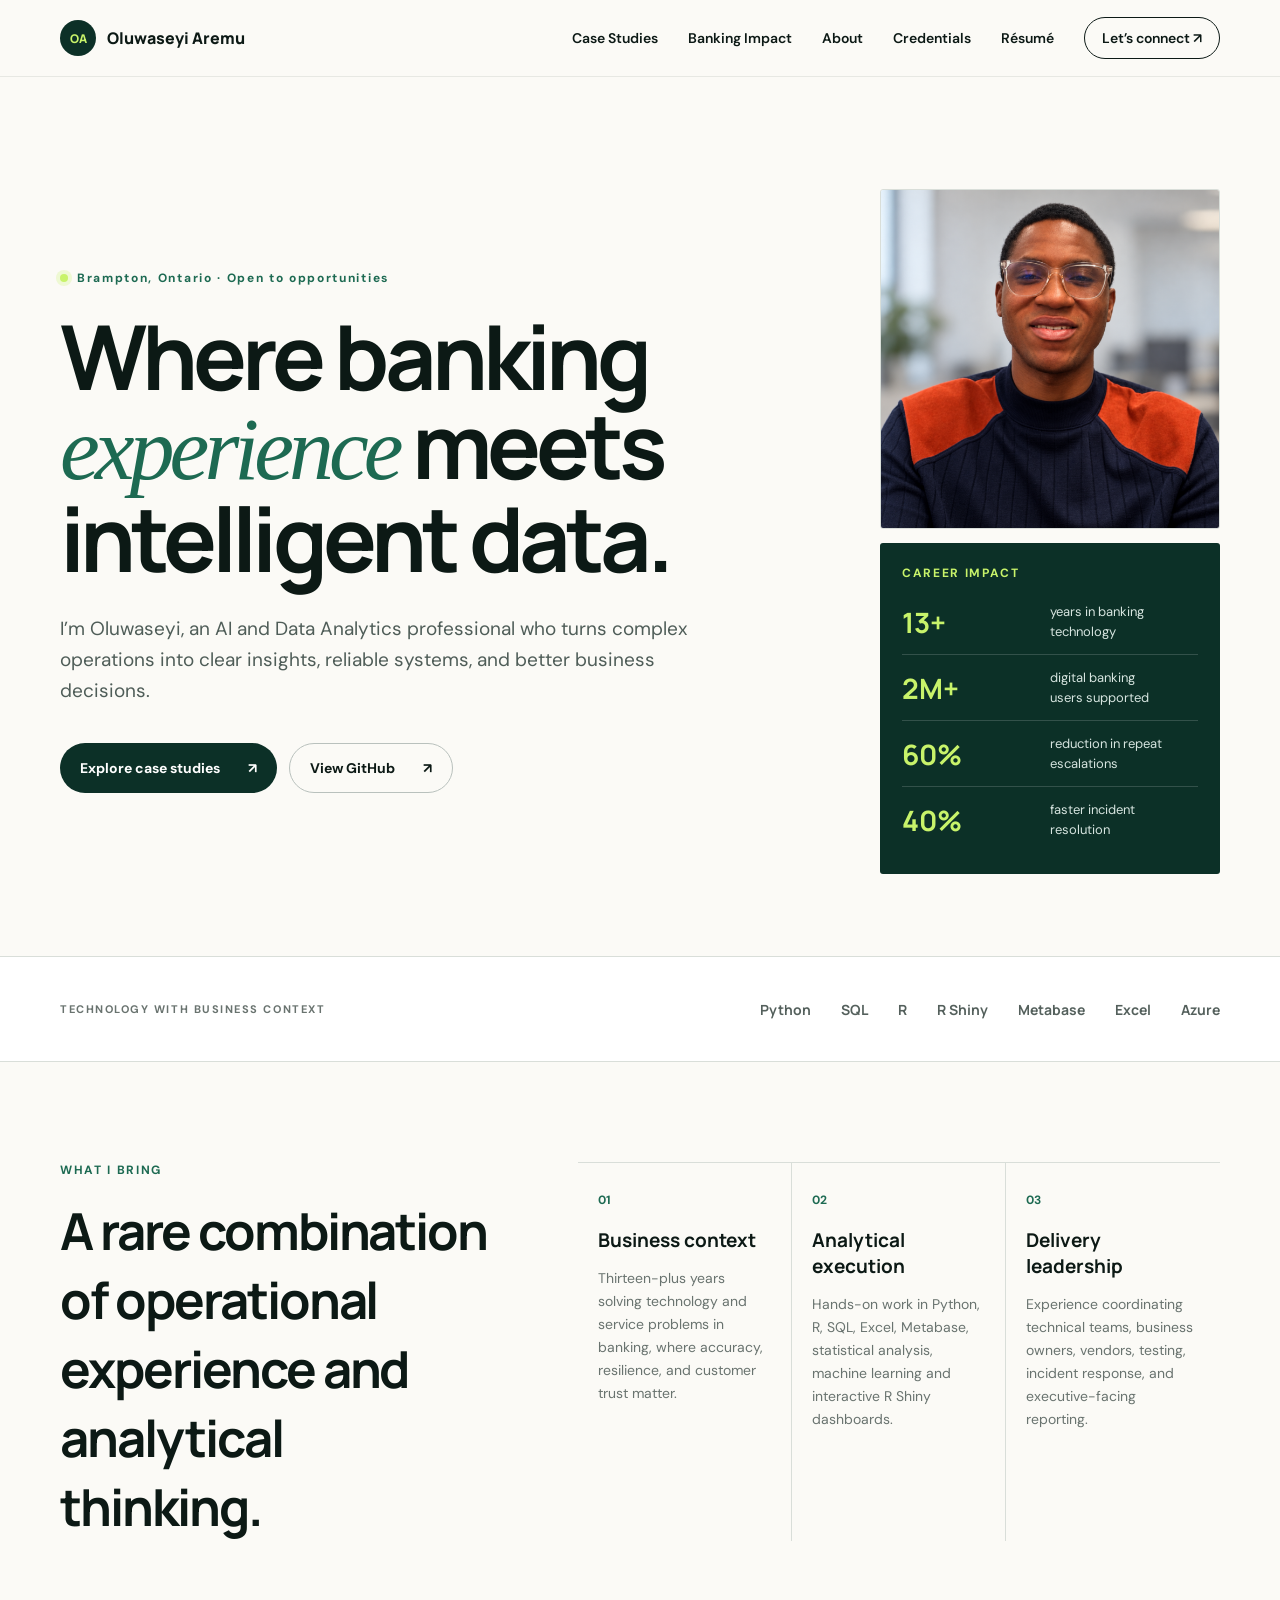
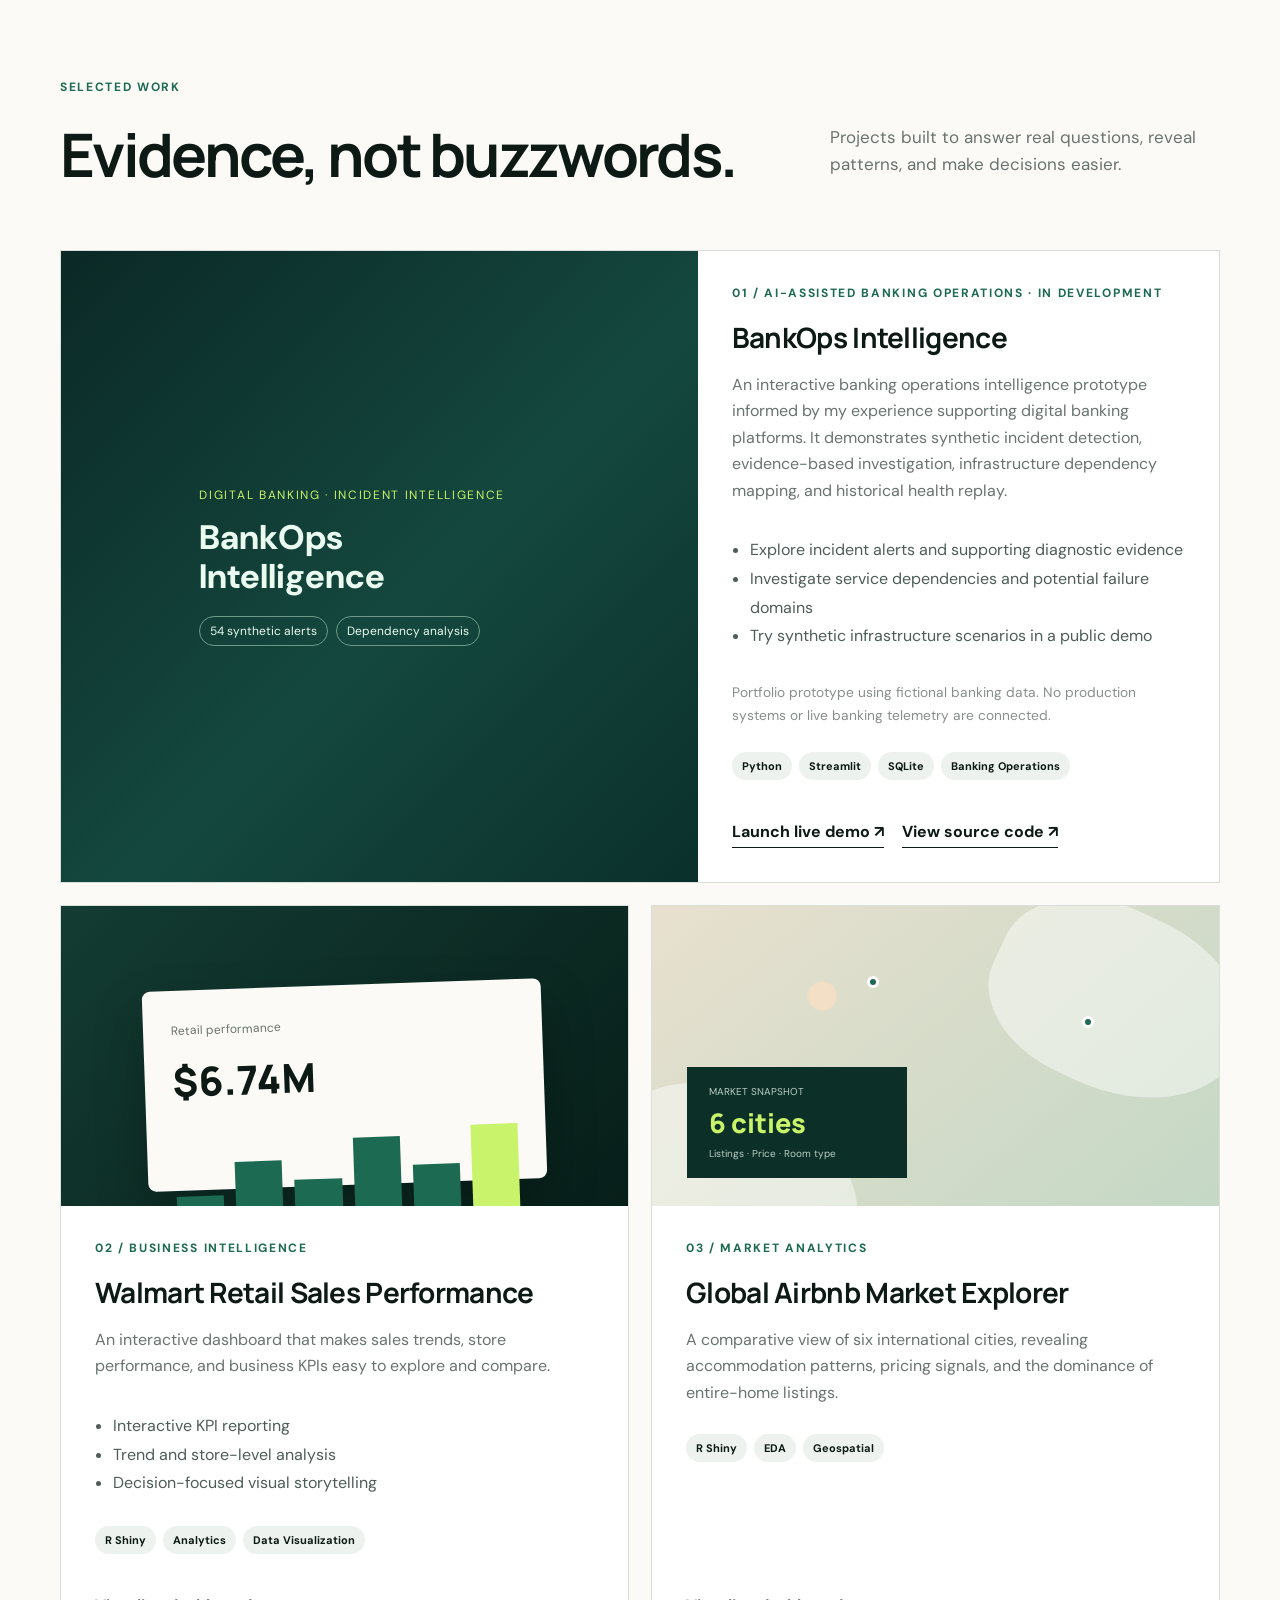
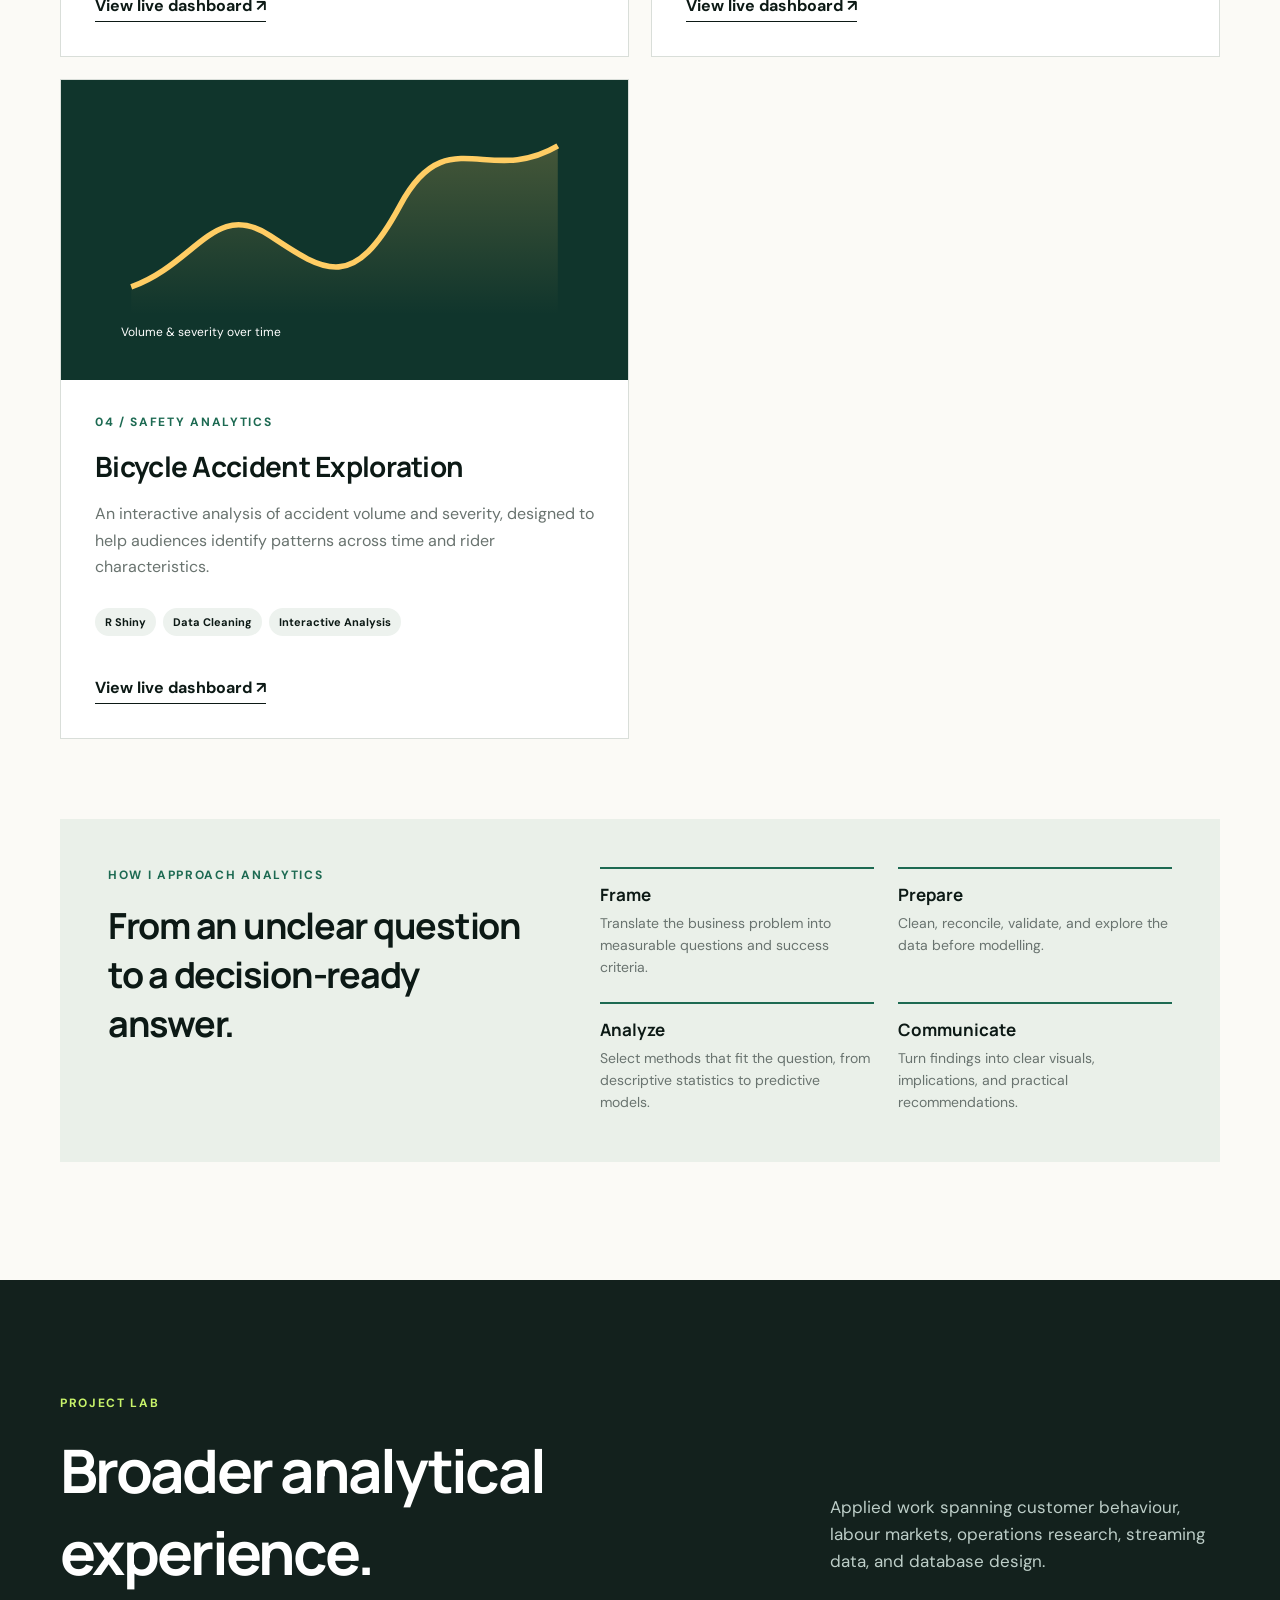
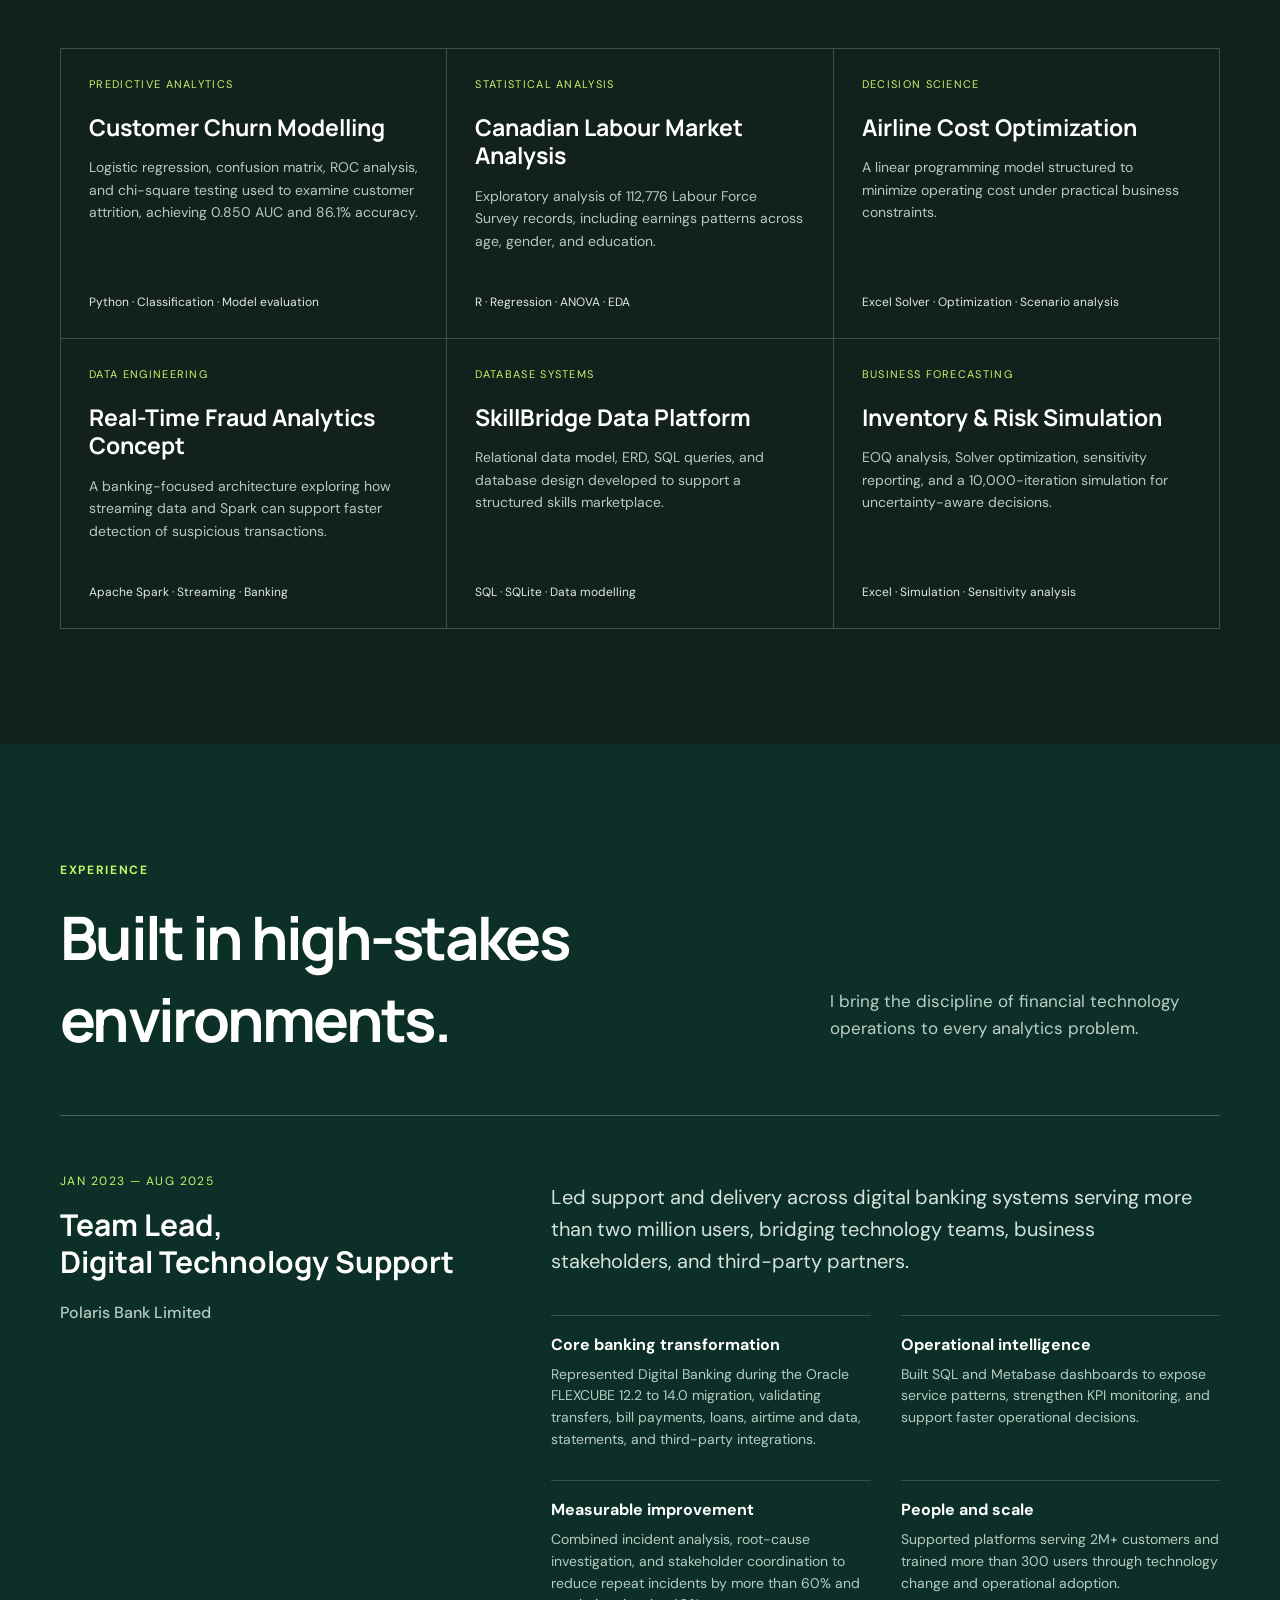
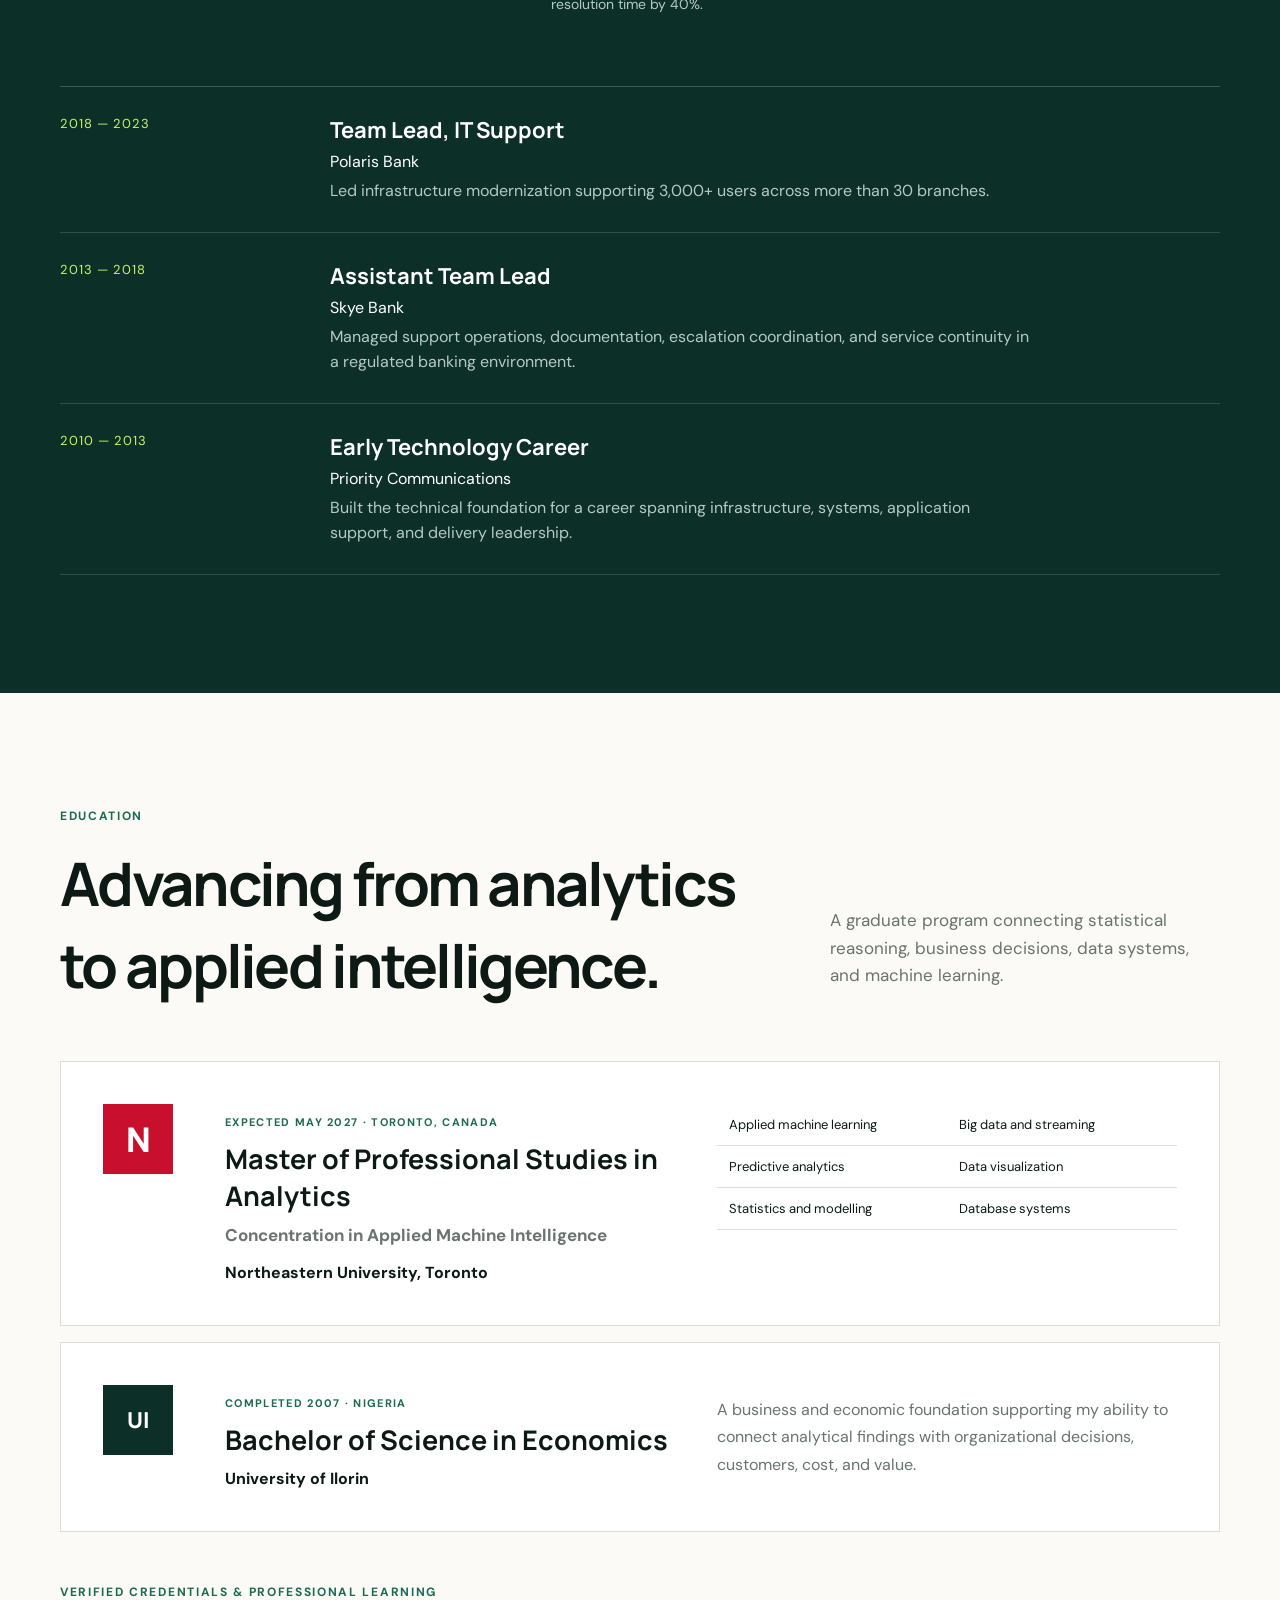
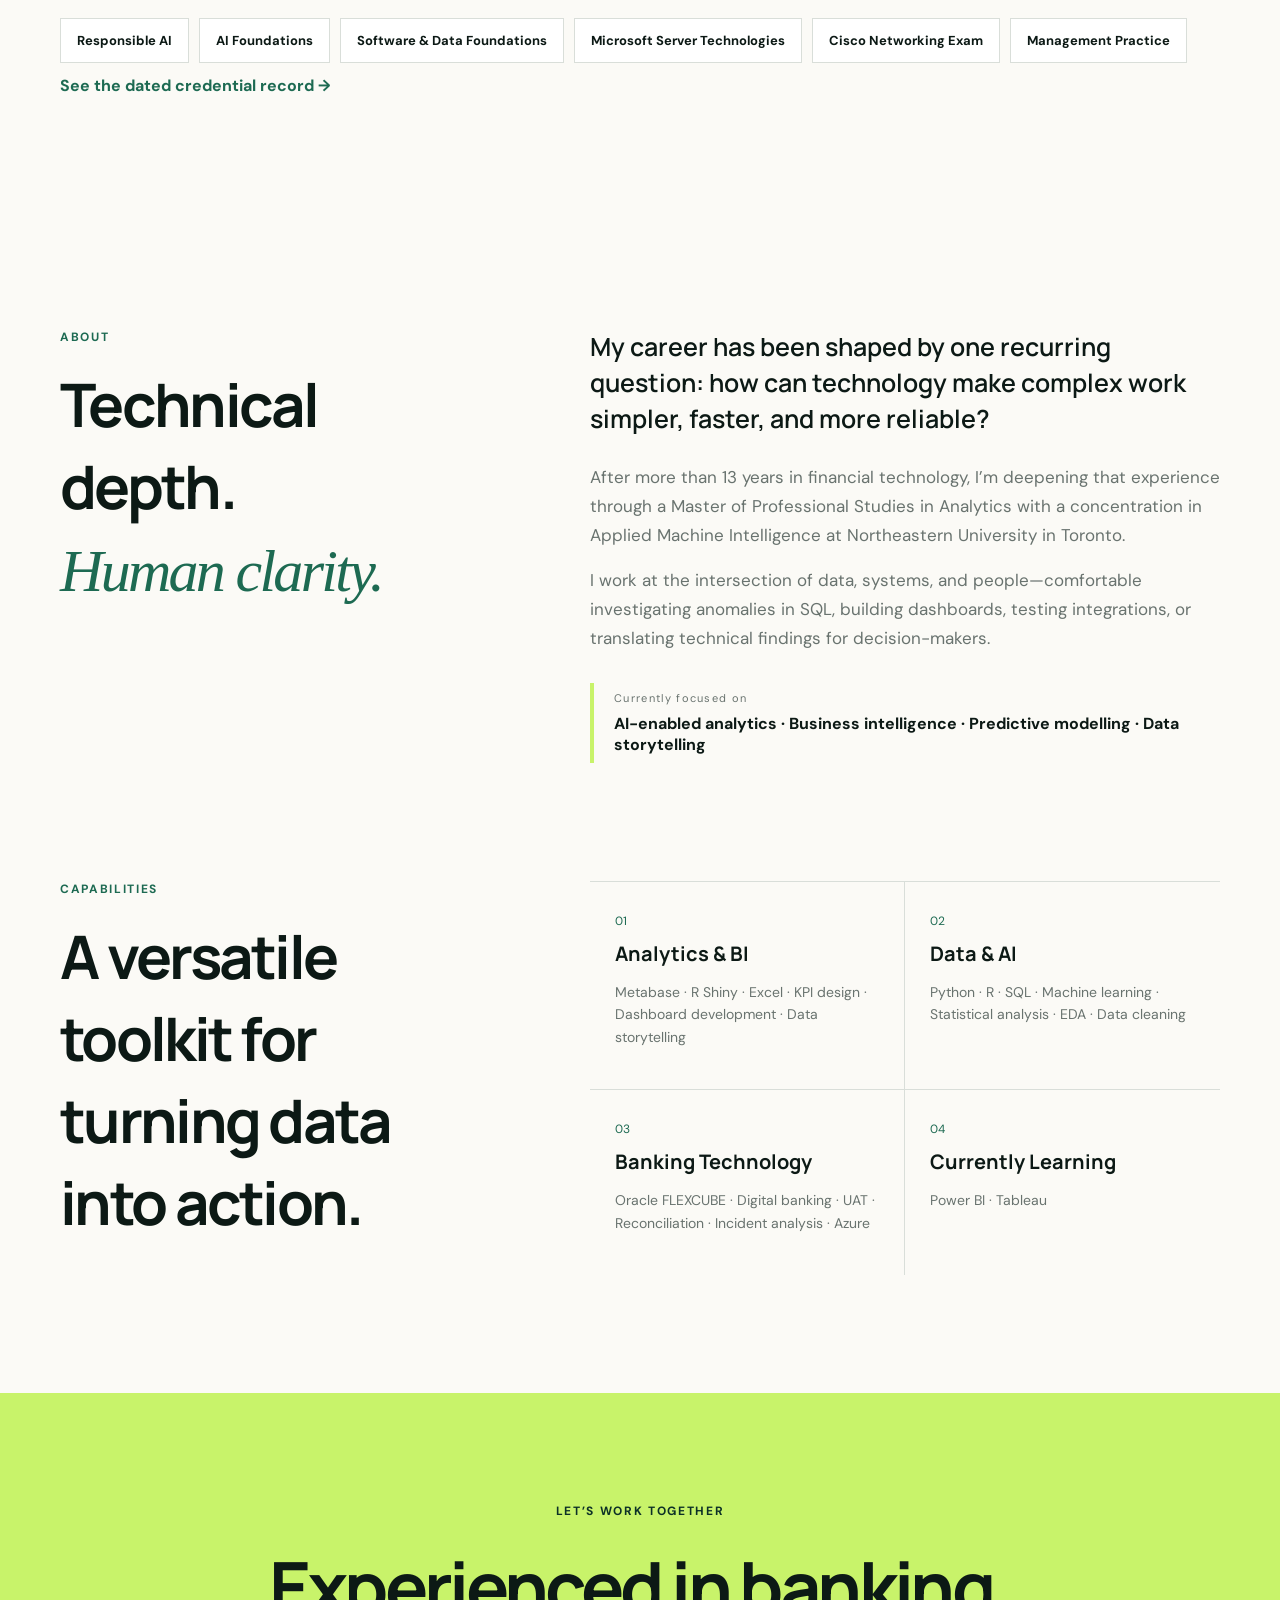
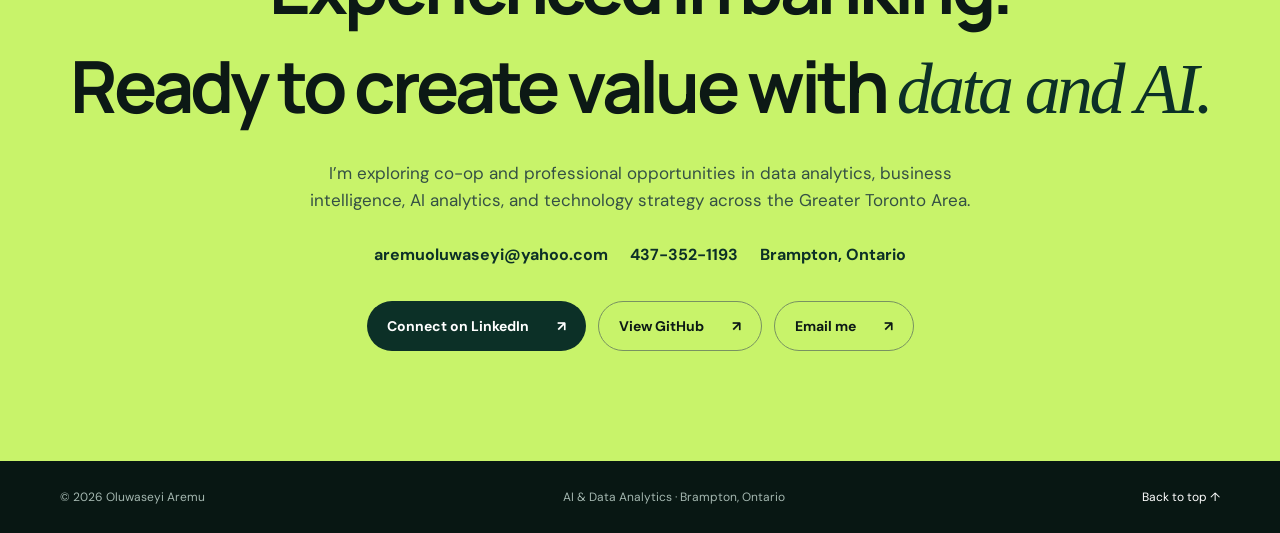
<file: index.html>
<!doctype html>
<html lang="en">
<head>
  <meta charset="utf-8" />
  <meta name="viewport" content="width=device-width,initial-scale=1" />
  <meta name="theme-color" content="#081713" />
  <meta name="description" content="Oluwaseyi Aremu — AI and Data Analytics professional combining banking technology leadership with applied machine intelligence." />
  <meta property="og:title" content="Oluwaseyi Aremu | AI & Data Analytics" />
  <meta property="og:description" content="Analytics that turns operational complexity into clear business decisions." />
  <link rel="icon" type="image/svg+xml" href="data:image/svg+xml,%3Csvg xmlns='http://www.w3.org/2000/svg' viewBox='0 0 64 64'%3E%3Crect width='64' height='64' rx='14' fill='%230c3027'/%3E%3Ctext x='32' y='41' text-anchor='middle' font-family='Arial' font-size='25' font-weight='700' fill='%23c8f36a'%3EOA%3C/text%3E%3C/svg%3E" />
  <title>Oluwaseyi Aremu | AI & Data Analytics</title>
  <link rel="preconnect" href="https://fonts.googleapis.com">
  <link rel="preconnect" href="https://fonts.gstatic.com" crossorigin>
  <link href="https://fonts.googleapis.com/css2?family=DM+Sans:wght@400;500;600;700&family=Manrope:wght@500;600;700;800&display=swap" rel="stylesheet">
  <link rel="stylesheet" href="styles.css" />
</head>
<body>
  <header class="nav-wrap">
    <nav class="nav shell" aria-label="Main navigation">
      <a class="brand" href="#top" aria-label="Oluwaseyi Aremu home"><span>OA</span> Oluwaseyi Aremu</a>
      <button class="menu" aria-label="Open navigation" aria-expanded="false">Menu</button>
      <div class="nav-links">
        <a href="work.html">Case Studies</a><a href="banking.html">Banking Impact</a><a href="about.html">About</a><a href="credentials.html">Credentials</a><a href="resume.html">Résumé</a>
        <a class="nav-cta" href="#contact">Let’s connect <span>↗</span></a>
      </div>
    </nav>
  </header>

  <main id="top">
    <section class="hero shell">
      <div class="hero-copy reveal">
        <div class="eyebrow"><i></i> Brampton, Ontario · Open to opportunities</div>
        <h1>Where banking<br><em>experience</em> meets<br>intelligent data.</h1>
        <p class="lede">I’m Oluwaseyi, an AI and Data Analytics professional who turns complex operations into clear insights, reliable systems, and better business decisions.</p>
        <div class="hero-actions">
          <a class="button primary" href="work.html">Explore case studies <span>↗</span></a>
          <a class="button ghost" href="https://github.com/aremuoluwaseyi" target="_blank" rel="noopener">View GitHub <span>↗</span></a>
        </div>
      </div>
      <div class="hero-profile reveal"><img src="assets/oluwaseyi-aremu-headshot.png" alt="Professional portrait of Oluwaseyi Aremu"><aside class="impact-card" aria-label="Career impact">
        <p class="card-label">CAREER IMPACT</p>
        <div class="metric"><strong>13+</strong><span>years in banking<br>technology</span></div>
        <div class="metric"><strong>2M+</strong><span>digital banking<br>users supported</span></div>
        <div class="metric"><strong>60%</strong><span>reduction in repeat<br>escalations</span></div>
        <div class="metric"><strong>40%</strong><span>faster incident<br>resolution</span></div>
      </aside></div>
    </section>

    <section class="proof"><div class="shell proof-inner">
      <p>TECHNOLOGY WITH BUSINESS CONTEXT</p>
      <div><span>Python</span><span>SQL</span><span>R</span><span>R Shiny</span><span>Metabase</span><span>Excel</span><span>Azure</span></div>
    </div></section>

    <section class="value shell reveal" aria-label="Professional value proposition">
      <div class="value-lead"><p class="kicker">WHAT I BRING</p><h2>A rare combination of operational experience and analytical thinking.</h2></div>
      <div class="value-grid">
        <article><span>01</span><h3>Business context</h3><p>Thirteen-plus years solving technology and service problems in banking, where accuracy, resilience, and customer trust matter.</p></article>
        <article><span>02</span><h3>Analytical execution</h3><p>Hands-on work in Python, R, SQL, Excel, Metabase, statistical analysis, machine learning and interactive R Shiny dashboards.</p></article>
        <article><span>03</span><h3>Delivery leadership</h3><p>Experience coordinating technical teams, business owners, vendors, testing, incident response, and executive-facing reporting.</p></article>
      </div>
    </section>

    <section id="work" class="section shell">
      <div class="section-head reveal"><div><p class="kicker">SELECTED WORK</p><h2>Evidence, not buzzwords.</h2></div><p>Projects built to answer real questions, reveal patterns, and make decisions easier.</p></div>
      <div class="projects">
        <article class="project featured reveal" aria-labelledby="bankops-title">
          <div class="project-visual bankops" style="background:linear-gradient(135deg,#0b2926 0%,#14483e 55%,#0b302b 100%);display:flex;align-items:center;justify-content:center;min-height:240px;padding:28px;">
            <div style="width:100%;max-width:360px;color:#eafbf0;">
              <div style="font-size:12px;letter-spacing:.14em;text-transform:uppercase;color:#c8f36a;margin-bottom:15px;">Digital Banking · Incident Intelligence</div>
              <div style="font-size:clamp(24px,3vw,34px);font-weight:800;line-height:1.15;">BankOps<br>Intelligence</div>
              <div style="display:flex;flex-wrap:wrap;gap:8px;margin-top:20px;">
                <span style="border:1px solid #6d998b;border-radius:24px;padding:6px 10px;font-size:12px;">54 synthetic alerts</span>
                <span style="border:1px solid #6d998b;border-radius:24px;padding:6px 10px;font-size:12px;">Dependency analysis</span>
              </div>
            </div>
          </div>
          <div class="project-copy">
            <p class="num">01 / AI-ASSISTED BANKING OPERATIONS · IN DEVELOPMENT</p>
            <h3 id="bankops-title">BankOps Intelligence</h3>
            <p>An interactive banking operations intelligence prototype informed by my experience supporting digital banking platforms. It demonstrates synthetic incident detection, evidence-based investigation, infrastructure dependency mapping, and historical health replay.</p>
            <ul>
              <li>Explore incident alerts and supporting diagnostic evidence</li>
              <li>Investigate service dependencies and potential failure domains</li>
              <li>Try synthetic infrastructure scenarios in a public demo</li>
            </ul>
            <p style="font-size:.86rem;opacity:.8;">Portfolio prototype using fictional banking data. No production systems or live banking telemetry are connected.</p>
            <div class="tags"><span>Python</span><span>Streamlit</span><span>SQLite</span><span>Banking Operations</span></div>
            <div style="display:flex;flex-wrap:wrap;gap:18px;align-items:center;">
              <a href="https://bankops-intelligence.streamlit.app" target="_blank" rel="noopener noreferrer">Launch live demo <b>↗</b></a>
              <a href="https://github.com/aremuoluwaseyi/bankops-intelligence" target="_blank" rel="noopener noreferrer">View source code <b>↗</b></a>
            </div>
          </div>
        </article>
        <article class="project reveal">
          <div class="project-visual walmart"><div class="mock"><span>Retail performance</span><strong>$6.74M</strong><div class="bars"><i></i><i></i><i></i><i></i><i></i><i></i></div></div></div>
          <div class="project-copy"><p class="num">02 / BUSINESS INTELLIGENCE</p><h3>Walmart Retail Sales Performance</h3><p>An interactive dashboard that makes sales trends, store performance, and business KPIs easy to explore and compare.</p><ul><li>Interactive KPI reporting</li><li>Trend and store-level analysis</li><li>Decision-focused visual storytelling</li></ul><div class="tags"><span>R Shiny</span><span>Analytics</span><span>Data Visualization</span></div><a href="https://oluwaseyiaremu.shinyapps.io/Walmart_Retail_Sales_Performance_Dashboard/" target="_blank" rel="noopener">View live dashboard <b>↗</b></a></div>
        </article>
        <article class="project reveal">
          <div class="project-visual airbnb"><div class="map-dot d1"></div><div class="map-dot d2"></div><div class="map-dot d3"></div><div class="mini-panel"><small>MARKET SNAPSHOT</small><b>6 cities</b><span>Listings · Price · Room type</span></div></div>
          <div class="project-copy"><p class="num">03 / MARKET ANALYTICS</p><h3>Global Airbnb Market Explorer</h3><p>A comparative view of six international cities, revealing accommodation patterns, pricing signals, and the dominance of entire-home listings.</p><div class="tags"><span>R Shiny</span><span>EDA</span><span>Geospatial</span></div><a href="https://oluwaseyiaremu.shinyapps.io/AirbnbMarketProject/" target="_blank" rel="noopener">View live dashboard <b>↗</b></a></div>
        </article>
        <article class="project reveal">
          <div class="project-visual bicycle"><svg viewBox="0 0 500 220" role="img" aria-label="Accident trend chart"><path d="M20 180 C90 155,110 85,170 125 S260 185,310 92 S405 72,480 28" fill="none" stroke="#ffcd64" stroke-width="6"/><path d="M20 180 C90 155,110 85,170 125 S260 185,310 92 S405 72,480 28 L480 210 L20 210Z" fill="url(#g)" opacity=".22"/><defs><linearGradient id="g" x1="0" y1="0" x2="0" y2="1"><stop stop-color="#ffcd64"/><stop offset="1" stop-color="#ffcd64" stop-opacity="0"/></linearGradient></defs></svg><span>Volume & severity over time</span></div>
          <div class="project-copy"><p class="num">04 / SAFETY ANALYTICS</p><h3>Bicycle Accident Exploration</h3><p>An interactive analysis of accident volume and severity, designed to help audiences identify patterns across time and rider characteristics.</p><div class="tags"><span>R Shiny</span><span>Data Cleaning</span><span>Interactive Analysis</span></div><a href="https://oluwaseyiaremu.shinyapps.io/Bicycleaccidentsexploration/" target="_blank" rel="noopener">View live dashboard <b>↗</b></a></div>
        </article>
      </div>
      <div class="case-method reveal">
        <div><p class="kicker">HOW I APPROACH ANALYTICS</p><h2>From an unclear question to a decision-ready answer.</h2></div>
        <ol><li><b>Frame</b><span>Translate the business problem into measurable questions and success criteria.</span></li><li><b>Prepare</b><span>Clean, reconcile, validate, and explore the data before modelling.</span></li><li><b>Analyze</b><span>Select methods that fit the question, from descriptive statistics to predictive models.</span></li><li><b>Communicate</b><span>Turn findings into clear visuals, implications, and practical recommendations.</span></li></ol>
      </div>
    </section>

    <section class="project-lab"><div class="shell">
      <div class="section-head light reveal"><div><p class="kicker">PROJECT LAB</p><h2>Broader analytical experience.</h2></div><p>Applied work spanning customer behaviour, labour markets, operations research, streaming data, and database design.</p></div>
      <div class="lab-grid">
        <article class="reveal"><p>Predictive analytics</p><h3>Customer Churn Modelling</h3><span>Logistic regression, confusion matrix, ROC analysis, and chi-square testing used to examine customer attrition, achieving 0.850 AUC and 86.1% accuracy.</span><div>Python · Classification · Model evaluation</div></article>
        <article class="reveal"><p>Statistical analysis</p><h3>Canadian Labour Market Analysis</h3><span>Exploratory analysis of 112,776 Labour Force Survey records, including earnings patterns across age, gender, and education.</span><div>R · Regression · ANOVA · EDA</div></article>
        <article class="reveal"><p>Decision science</p><h3>Airline Cost Optimization</h3><span>A linear programming model structured to minimize operating cost under practical business constraints.</span><div>Excel Solver · Optimization · Scenario analysis</div></article>
        <article class="reveal"><p>Data engineering</p><h3>Real-Time Fraud Analytics Concept</h3><span>A banking-focused architecture exploring how streaming data and Spark can support faster detection of suspicious transactions.</span><div>Apache Spark · Streaming · Banking</div></article>
        <article class="reveal"><p>Database systems</p><h3>SkillBridge Data Platform</h3><span>Relational data model, ERD, SQL queries, and database design developed to support a structured skills marketplace.</span><div>SQL · SQLite · Data modelling</div></article>
        <article class="reveal"><p>Business forecasting</p><h3>Inventory & Risk Simulation</h3><span>EOQ analysis, Solver optimization, sensitivity reporting, and a 10,000-iteration simulation for uncertainty-aware decisions.</span><div>Excel · Simulation · Sensitivity analysis</div></article>
      </div>
    </div></section>

    <section id="experience" class="dark-section"><div class="shell">
      <div class="section-head light reveal"><div><p class="kicker">EXPERIENCE</p><h2>Built in high-stakes environments.</h2></div><p>I bring the discipline of financial technology operations to every analytics problem.</p></div>
      <article class="experience-card reveal"><div class="role"><p>JAN 2023 — AUG 2025</p><h3>Team Lead,<br>Digital Technology Support</h3><h4>Polaris Bank Limited</h4></div><div class="story"><p>Led support and delivery across digital banking systems serving more than two million users, bridging technology teams, business stakeholders, and third-party partners.</p><div class="story-grid"><div><b>Core banking transformation</b><span>Represented Digital Banking during the Oracle FLEXCUBE 12.2 to 14.0 migration, validating transfers, bill payments, loans, airtime and data, statements, and third-party integrations.</span></div><div><b>Operational intelligence</b><span>Built SQL and Metabase dashboards to expose service patterns, strengthen KPI monitoring, and support faster operational decisions.</span></div><div><b>Measurable improvement</b><span>Combined incident analysis, root-cause investigation, and stakeholder coordination to reduce repeat incidents by more than 60% and resolution time by 40%.</span></div><div><b>People and scale</b><span>Supported platforms serving 2M+ customers and trained more than 300 users through technology change and operational adoption.</span></div></div></div></article>
      <div class="career-timeline reveal"><article><time>2018 — 2023</time><div><h3>Team Lead, IT Support</h3><p>Polaris Bank</p><span>Led infrastructure modernization supporting 3,000+ users across more than 30 branches.</span></div></article><article><time>2013 — 2018</time><div><h3>Assistant Team Lead</h3><p>Skye Bank</p><span>Managed support operations, documentation, escalation coordination, and service continuity in a regulated banking environment.</span></div></article><article><time>2010 — 2013</time><div><h3>Early Technology Career</h3><p>Priority Communications</p><span>Built the technical foundation for a career spanning infrastructure, systems, application support, and delivery leadership.</span></div></article></div>
    </div></section>

    <section id="education" class="education shell">
      <div class="section-head reveal"><div><p class="kicker">EDUCATION</p><h2>Advancing from analytics to applied intelligence.</h2></div><p>A graduate program connecting statistical reasoning, business decisions, data systems, and machine learning.</p></div>
      <article class="degree reveal"><div class="degree-mark">N</div><div><p>EXPECTED MAY 2027 · TORONTO, CANADA</p><h3>Master of Professional Studies in Analytics</h3><h4>Concentration in Applied Machine Intelligence</h4><strong>Northeastern University, Toronto</strong></div><div class="coursework"><span>Applied machine learning</span><span>Big data and streaming</span><span>Predictive analytics</span><span>Data visualization</span><span>Statistics and modelling</span><span>Database systems</span></div></article>
      <article class="degree second reveal"><div class="degree-mark uni">UI</div><div><p>COMPLETED 2007 · NIGERIA</p><h3>Bachelor of Science in Economics</h3><strong>University of Ilorin</strong></div><div class="degree-note">A business and economic foundation supporting my ability to connect analytical findings with organizational decisions, customers, cost, and value.</div></article>
      <div class="credentials reveal"><p class="kicker">VERIFIED CREDENTIALS & PROFESSIONAL LEARNING</p><div><span>Responsible AI</span><span>AI Foundations</span><span>Software & Data Foundations</span><span>Microsoft Server Technologies</span><span>Cisco Networking Exam</span><span>Management Practice</span></div><a class="text-link" href="credentials.html">See the dated credential record →</a></div>
    </section>

    <section id="about" class="section shell about">
      <div class="about-title reveal"><p class="kicker">ABOUT</p><h2>Technical depth.<br><em>Human clarity.</em></h2></div>
      <div class="about-copy reveal"><p class="big">My career has been shaped by one recurring question: how can technology make complex work simpler, faster, and more reliable?</p><p>After more than 13 years in financial technology, I’m deepening that experience through a Master of Professional Studies in Analytics with a concentration in Applied Machine Intelligence at Northeastern University in Toronto.</p><p>I work at the intersection of data, systems, and people—comfortable investigating anomalies in SQL, building dashboards, testing integrations, or translating technical findings for decision-makers.</p><div class="focus"><span>Currently focused on</span><b>AI-enabled analytics · Business intelligence · Predictive modelling · Data storytelling</b></div></div>
    </section>

    <section class="capabilities shell reveal">
      <div><p class="kicker">CAPABILITIES</p><h2>A versatile toolkit for turning data into action.</h2></div>
      <div class="cap-grid"><article><span>01</span><h3>Analytics & BI</h3><p>Metabase · R Shiny · Excel · KPI design · Dashboard development · Data storytelling</p></article><article><span>02</span><h3>Data & AI</h3><p>Python · R · SQL · Machine learning · Statistical analysis · EDA · Data cleaning</p></article><article><span>03</span><h3>Banking Technology</h3><p>Oracle FLEXCUBE · Digital banking · UAT · Reconciliation · Incident analysis · Azure</p></article><article><span>04</span><h3>Currently Learning</h3><p>Power BI · Tableau</p></article></div>
    </section>

    <section id="contact" class="contact"><div class="shell contact-inner reveal"><p class="kicker">LET’S WORK TOGETHER</p><h2>Experienced in banking.<br>Ready to create value with <em>data and AI.</em></h2><p>I’m exploring co-op and professional opportunities in data analytics, business intelligence, AI analytics, and technology strategy across the Greater Toronto Area.</p><div class="contact-details"><a href="mailto:aremuoluwaseyi@yahoo.com">aremuoluwaseyi@yahoo.com</a><a href="tel:+14373521193">437-352-1193</a><span>Brampton, Ontario</span></div><div class="contact-actions"><a class="button primary pale" href="https://www.linkedin.com/in/oluwaseyiisaacaremu" target="_blank" rel="noopener">Connect on LinkedIn <span>↗</span></a><a class="button ghost pale-line" href="https://github.com/aremuoluwaseyi" target="_blank" rel="noopener">View GitHub <span>↗</span></a><a class="button ghost pale-line" href="mailto:aremuoluwaseyi@yahoo.com">Email me <span>↗</span></a></div></div></section>
  </main>
  <footer><div class="shell"><span>© 2026 Oluwaseyi Aremu</span><span>AI & Data Analytics · Brampton, Ontario</span><a href="#top">Back to top ↑</a></div></footer>
  <script src="script.js"></script>
</body>
</html>
</file>
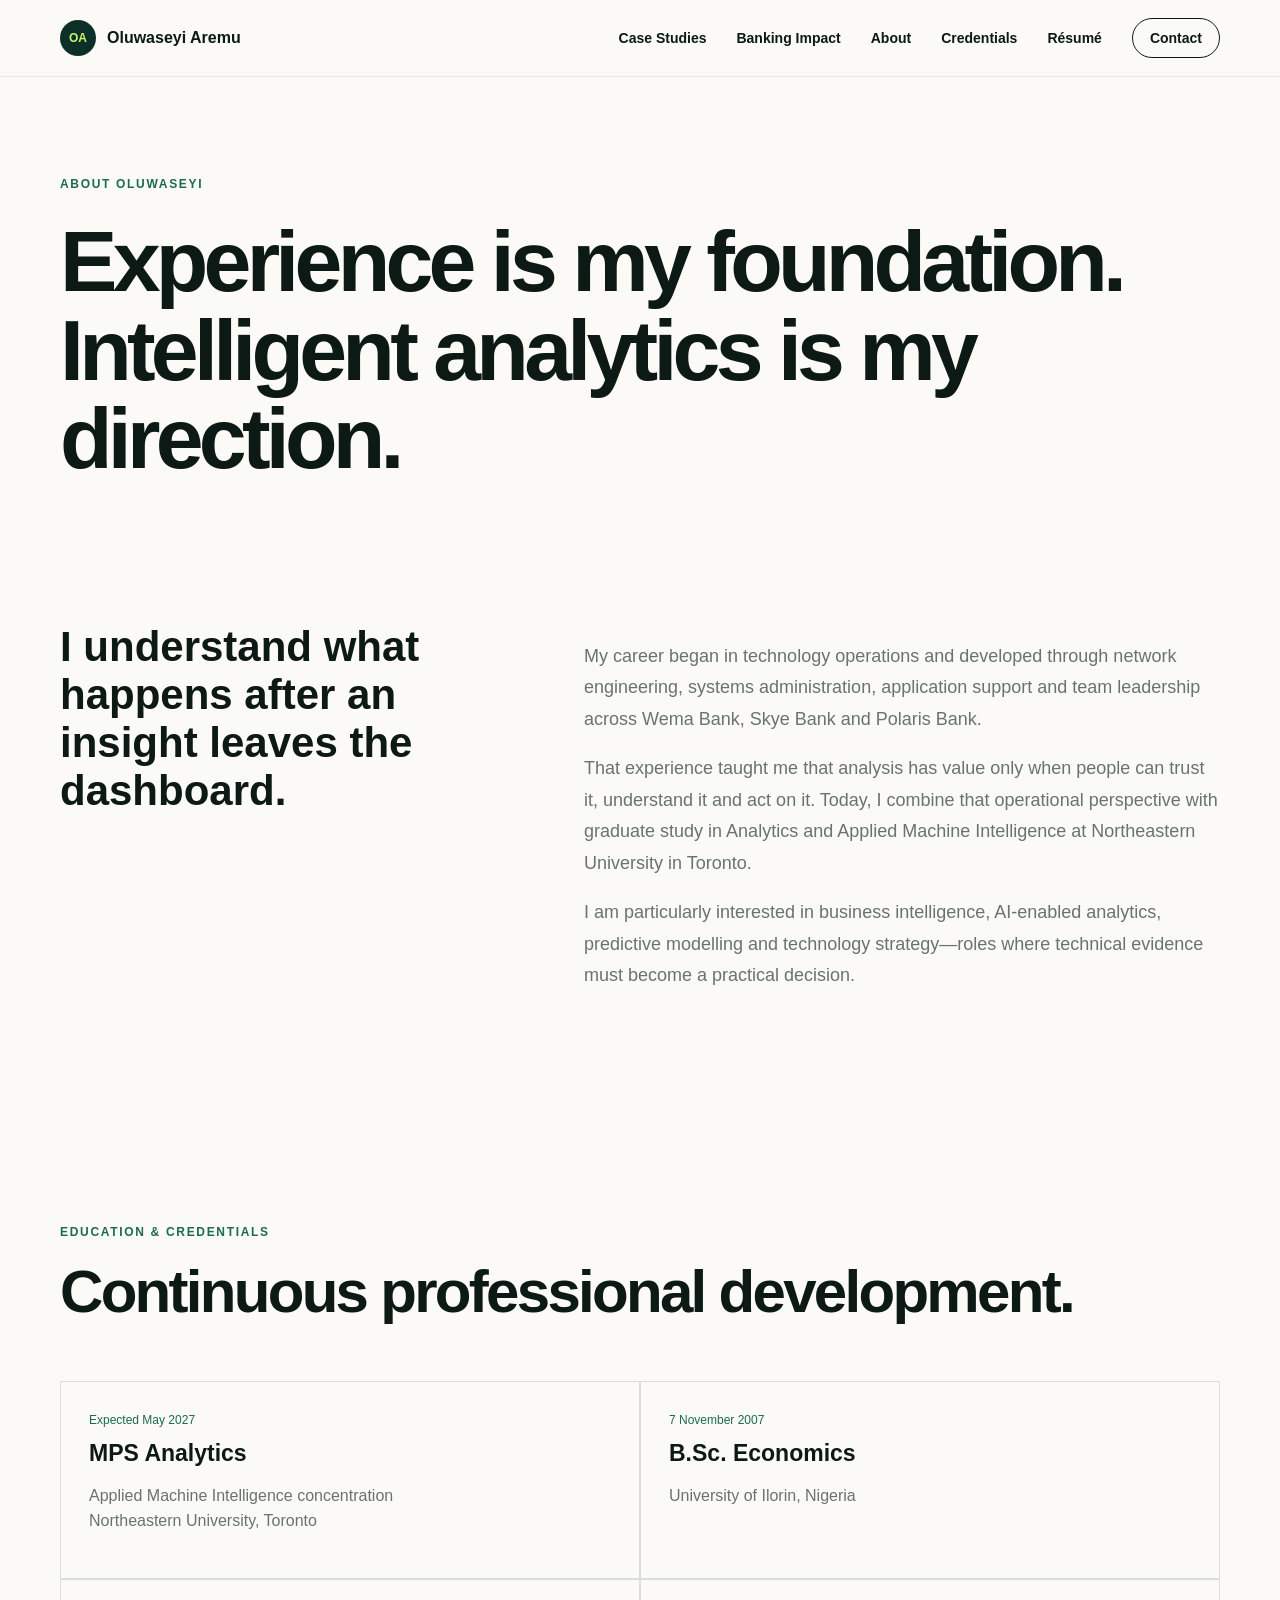
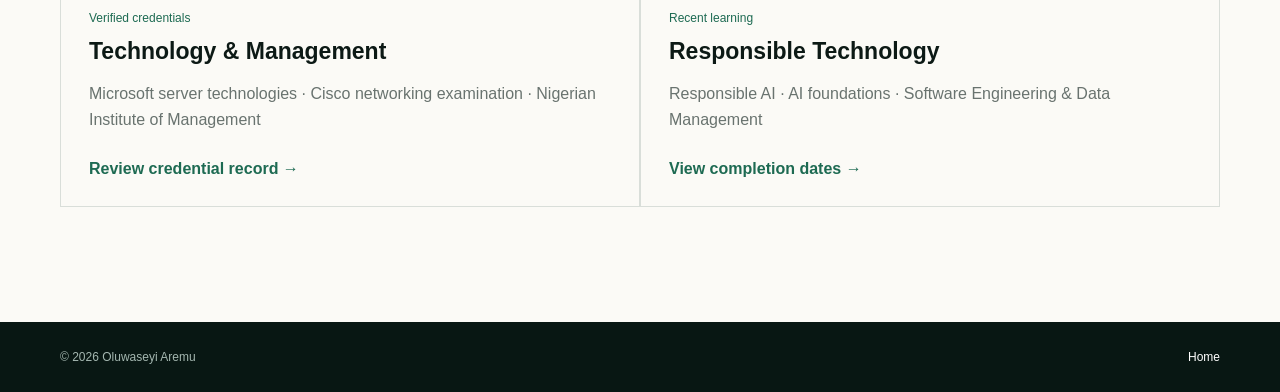
<file: about.html>
<!doctype html><html lang="en"><head><meta charset="utf-8"><meta name="viewport" content="width=device-width,initial-scale=1"><title>About | Oluwaseyi Aremu</title><link rel="stylesheet" href="styles.css"></head><body><header class="nav-wrap"><nav class="nav shell"><a class="brand" href="index.html"><span>OA</span> Oluwaseyi Aremu</a><div class="nav-links always"><a href="work.html">Case Studies</a><a href="banking.html">Banking Impact</a><a href="about.html">About</a><a href="credentials.html">Credentials</a><a href="resume.html">Résumé</a><a class="nav-cta" href="index.html#contact">Contact</a></div></nav></header><main><section class="page-hero shell"><p class="kicker">ABOUT OLUWASEYI</p><h1>Experience is my foundation.<br>Intelligent analytics is my direction.</h1></section><section class="profile-story shell"><div><h2>I understand what happens after an insight leaves the dashboard.</h2></div><div><p>My career began in technology operations and developed through network engineering, systems administration, application support and team leadership across Wema Bank, Skye Bank and Polaris Bank.</p><p>That experience taught me that analysis has value only when people can trust it, understand it and act on it. Today, I combine that operational perspective with graduate study in Analytics and Applied Machine Intelligence at Northeastern University in Toronto.</p><p>I am particularly interested in business intelligence, AI-enabled analytics, predictive modelling and technology strategy—roles where technical evidence must become a practical decision.</p></div></section><section class="education shell"><div class="section-head"><div><p class="kicker">EDUCATION & CREDENTIALS</p><h2>Continuous professional development.</h2></div></div><div class="bio-grid"><article><span>Expected May 2027</span><h3>MPS Analytics</h3><p>Applied Machine Intelligence concentration<br>Northeastern University, Toronto</p></article><article><span>7 November 2007</span><h3>B.Sc. Economics</h3><p>University of Ilorin, Nigeria</p></article><article><span>Verified credentials</span><h3>Technology & Management</h3><p>Microsoft server technologies · Cisco networking examination · Nigerian Institute of Management</p><a class="text-link" href="credentials.html">Review credential record →</a></article><article><span>Recent learning</span><h3>Responsible Technology</h3><p>Responsible AI · AI foundations · Software Engineering & Data Management</p><a class="text-link" href="credentials.html">View completion dates →</a></article></div></section></main><footer><div class="shell"><span>© 2026 Oluwaseyi Aremu</span><a href="index.html">Home</a></div></footer></body></html>
</file>
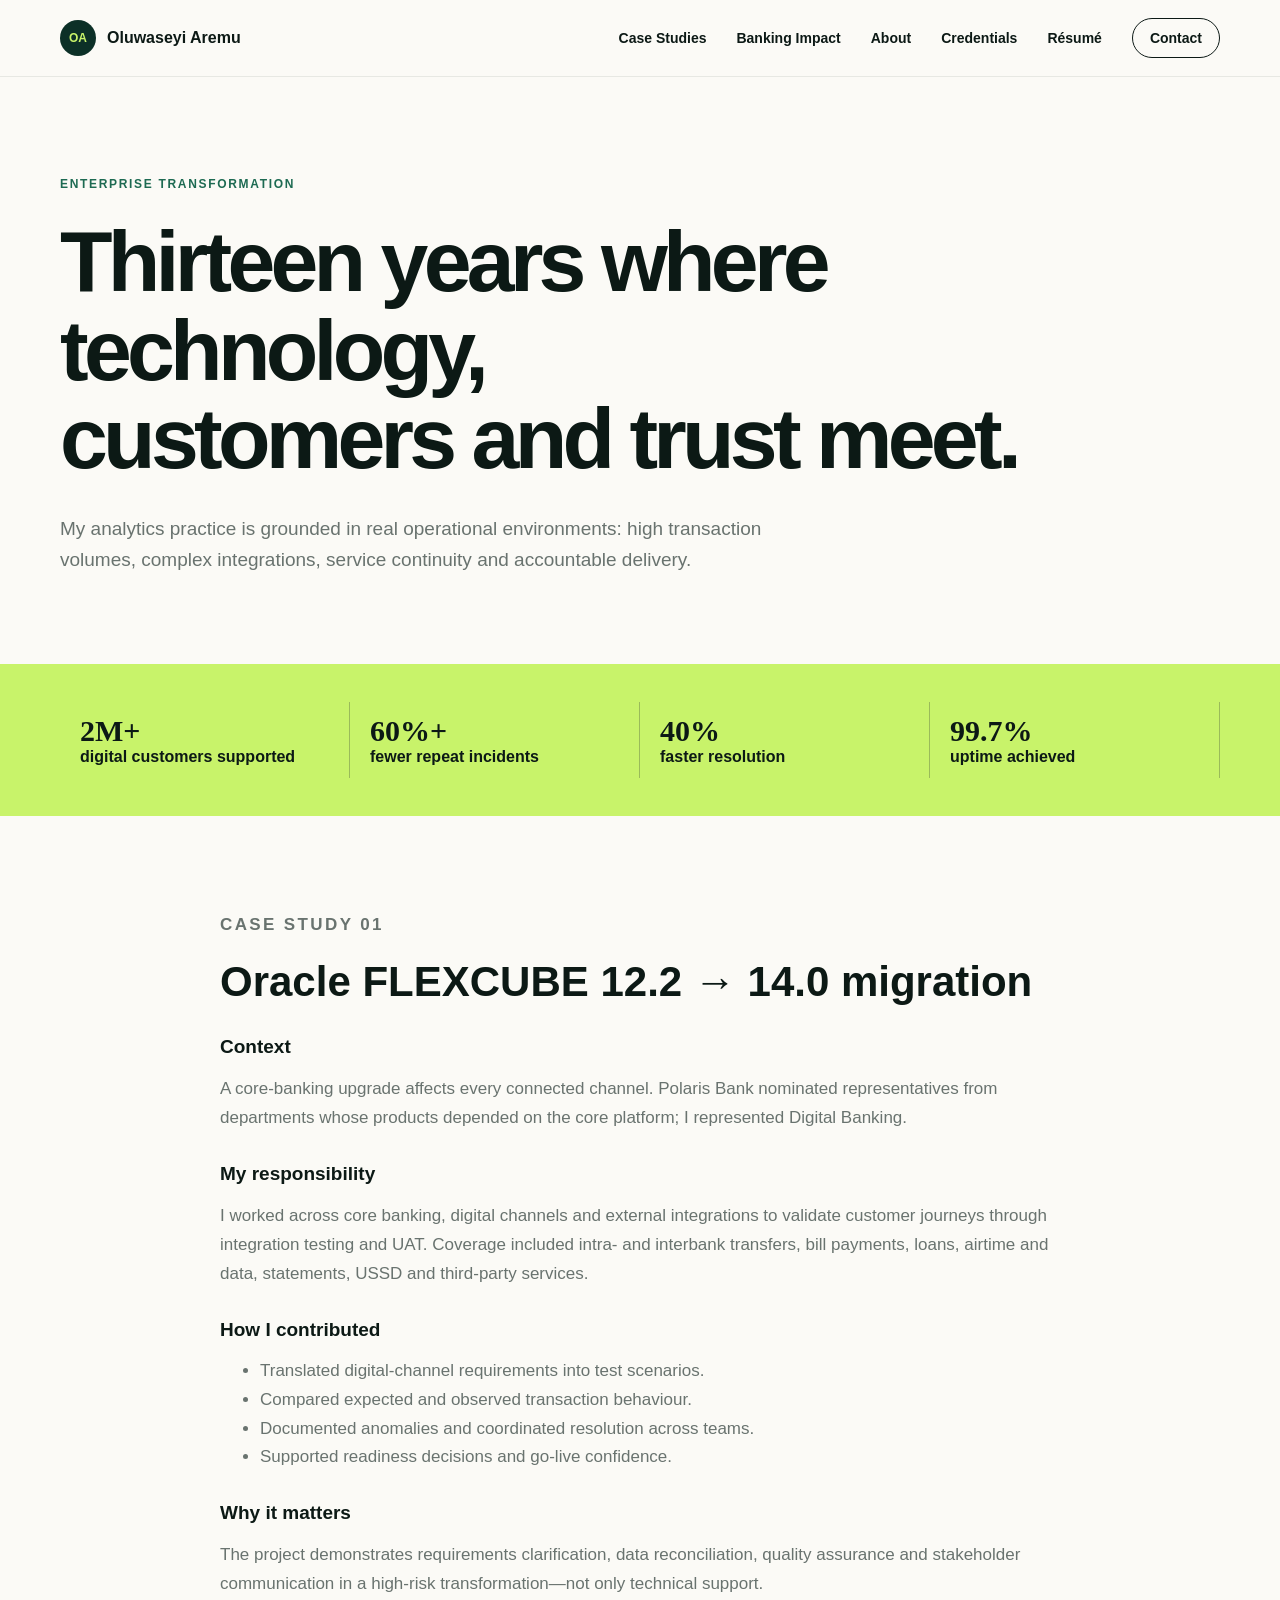
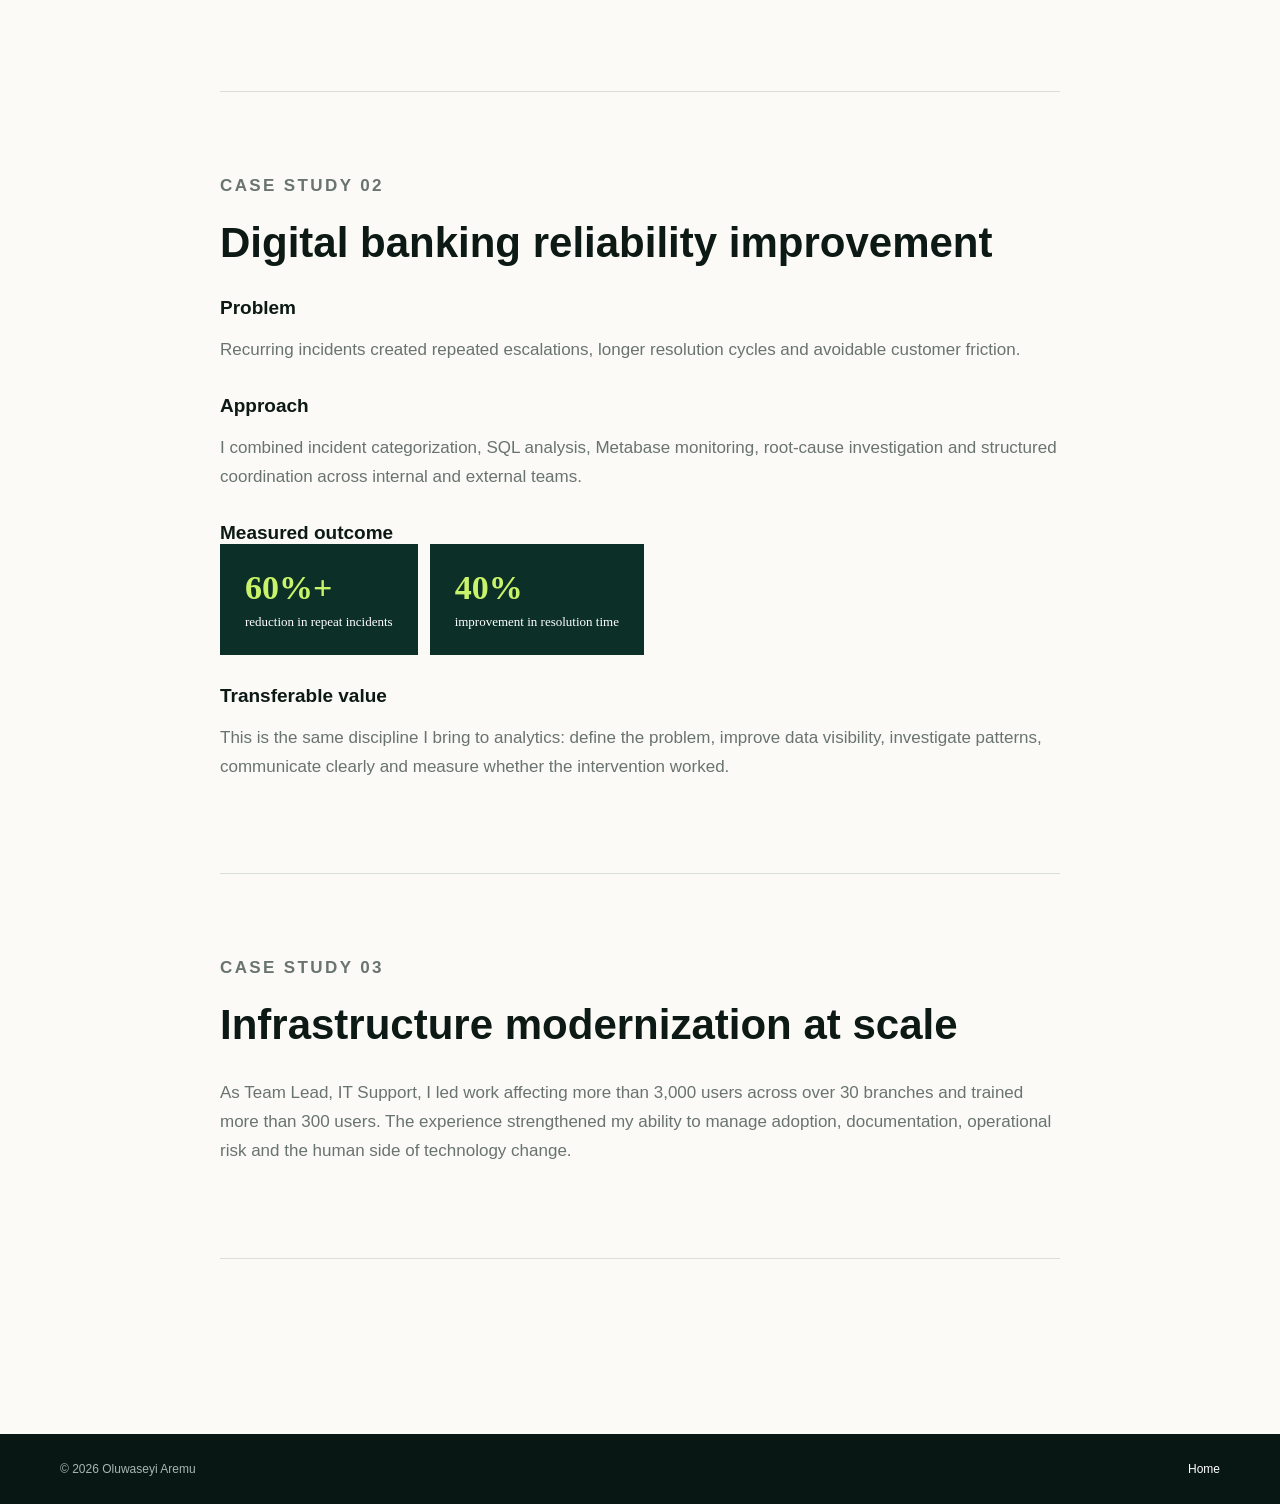
<file: banking.html>
<!doctype html>
<html lang="en">
<head>
<meta charset="utf-8">
<meta name="viewport" content="width=device-width,initial-scale=1">
<title>Banking Impact | Oluwaseyi Aremu</title>
<link rel="stylesheet" href="styles.css">
</head>
<body>
<header class="nav-wrap">
<nav class="nav shell">
<a class="brand" href="index.html">
<span>OA</span> Oluwaseyi Aremu</a>
<div class="nav-links always">
<a href="work.html">Case Studies</a>
<a href="banking.html">Banking Impact</a>
<a href="about.html">About</a>
<a href="credentials.html">Credentials</a>
<a href="resume.html">Résumé</a>
<a class="nav-cta" href="index.html#contact">Contact</a>
</div>
</nav>
</header>
<main>
<section class="page-hero shell">
<p class="kicker">ENTERPRISE TRANSFORMATION</p>
<h1>Thirteen years where technology,<br>customers and trust meet.</h1>
<p>My analytics practice is grounded in real operational environments: high transaction volumes, complex integrations, service continuity and accountable delivery.</p>
</section>
<section class="impact-band">
<div class="shell">
<b>
<strong>2M+</strong>digital customers supported</b>
<b>
<strong>60%+</strong>fewer repeat incidents</b>
<b>
<strong>40%</strong>faster resolution</b>
<b>
<strong>99.7%</strong>uptime achieved</b>
</div>
</section>
<section class="narrative shell">
<article>
<p class="kicker">CASE STUDY 01</p>
<h2>Oracle FLEXCUBE 12.2 → 14.0 migration</h2>
<h3>Context</h3>
<p>A core-banking upgrade affects every connected channel. Polaris Bank nominated representatives from departments whose products depended on the core platform; I represented Digital Banking.</p>
<h3>My responsibility</h3>
<p>I worked across core banking, digital channels and external integrations to validate customer journeys through integration testing and UAT. Coverage included intra- and interbank transfers, bill payments, loans, airtime and data, statements, USSD and third-party services.</p>
<h3>How I contributed</h3>
<ul>
<li>Translated digital-channel requirements into test scenarios.</li>
<li>Compared expected and observed transaction behaviour.</li>
<li>Documented anomalies and coordinated resolution across teams.</li>
<li>Supported readiness decisions and go-live confidence.</li>
</ul>
<h3>Why it matters</h3>
<p>The project demonstrates requirements clarification, data reconciliation, quality assurance and stakeholder communication in a high-risk transformation—not only technical support.</p>
</article>
<article>
<p class="kicker">CASE STUDY 02</p>
<h2>Digital banking reliability improvement</h2>
<h3>Problem</h3>
<p>Recurring incidents created repeated escalations, longer resolution cycles and avoidable customer friction.</p>
<h3>Approach</h3>
<p>I combined incident categorization, SQL analysis, Metabase monitoring, root-cause investigation and structured coordination across internal and external teams.</p>
<h3>Measured outcome</h3>
<div class="outcomes">
<strong>60%+<span>reduction in repeat incidents</span>
</strong>
<strong>40%<span>improvement in resolution time</span>
</strong>
</div>
<h3>Transferable value</h3>
<p>This is the same discipline I bring to analytics: define the problem, improve data visibility, investigate patterns, communicate clearly and measure whether the intervention worked.</p>
</article>
<article>
<p class="kicker">CASE STUDY 03</p>
<h2>Infrastructure modernization at scale</h2>
<p>As Team Lead, IT Support, I led work affecting more than 3,000 users across over 30 branches and trained more than 300 users. The experience strengthened my ability to manage adoption, documentation, operational risk and the human side of technology change.</p>
</article>
</section>
</main>
<footer>
<div class="shell">
<span>© 2026 Oluwaseyi Aremu</span>
<a href="index.html">Home</a>
</div>
</footer>
</body>
</html>
</file>
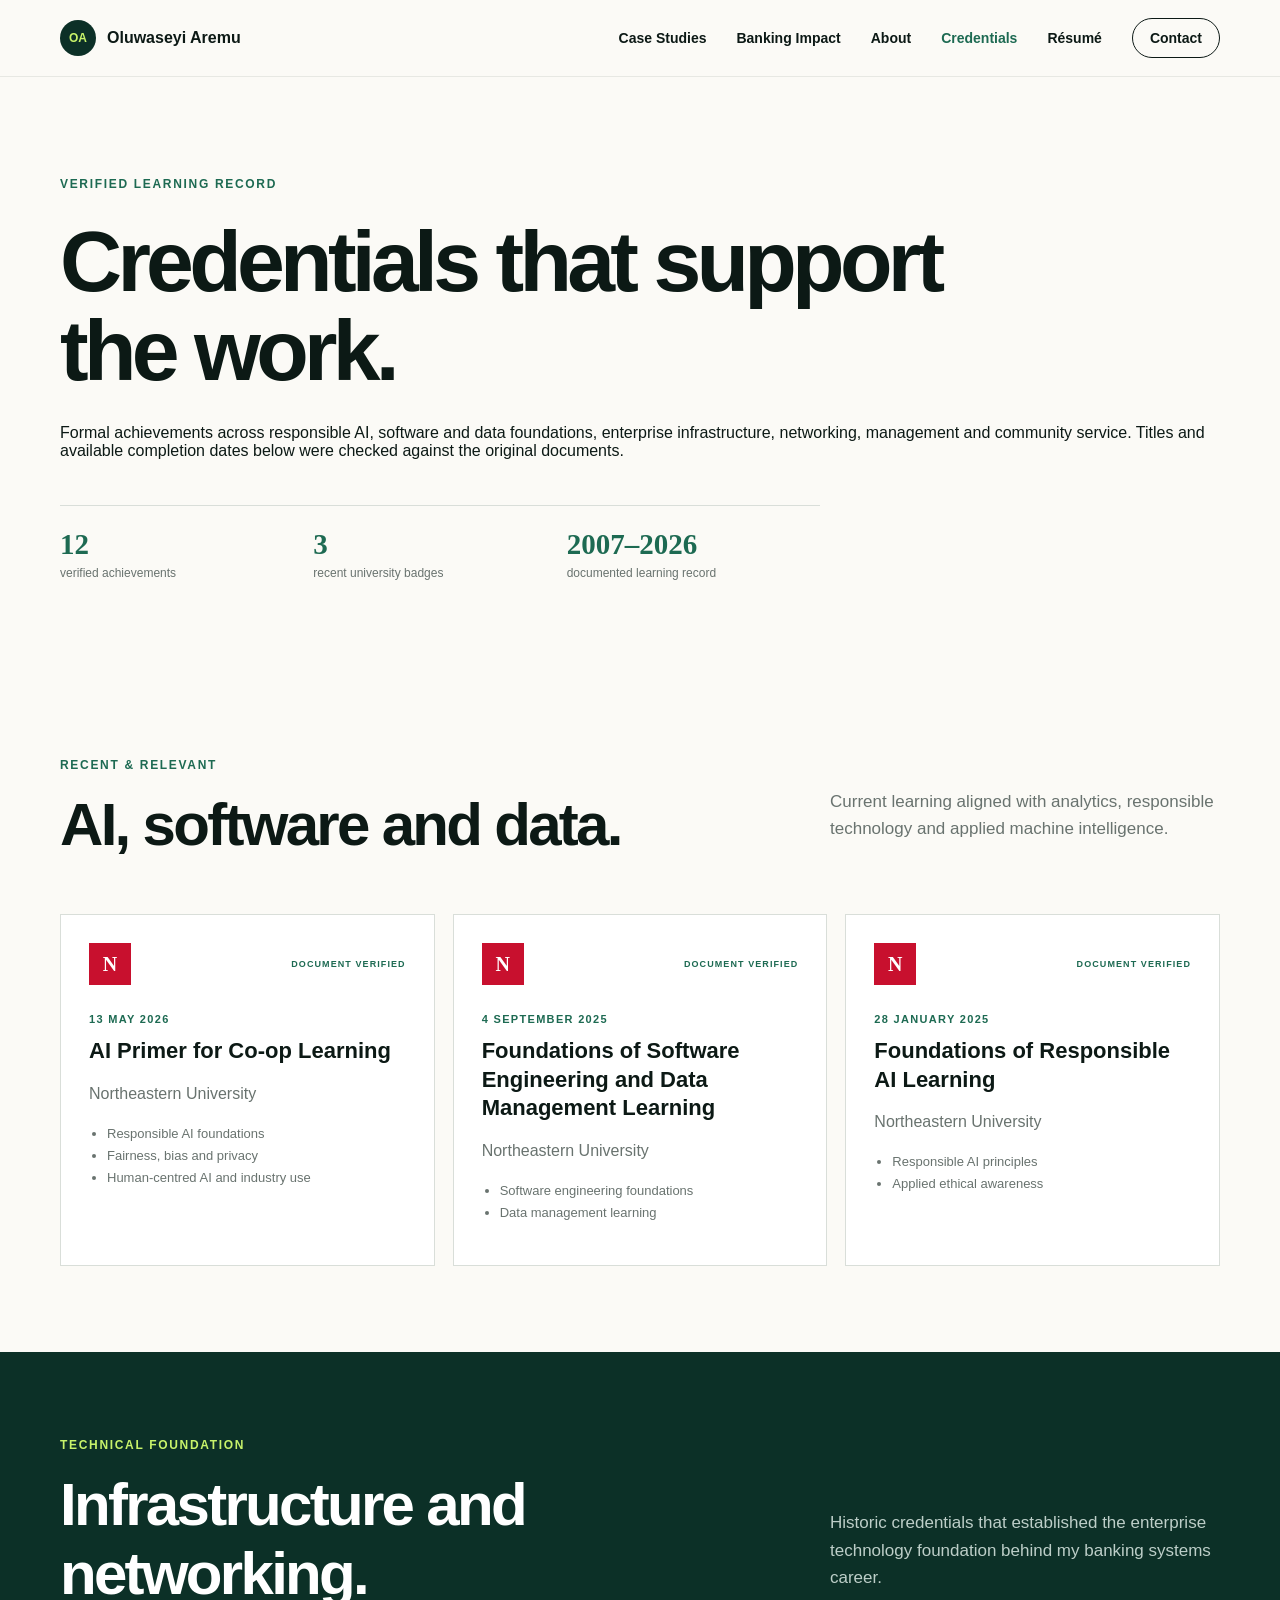
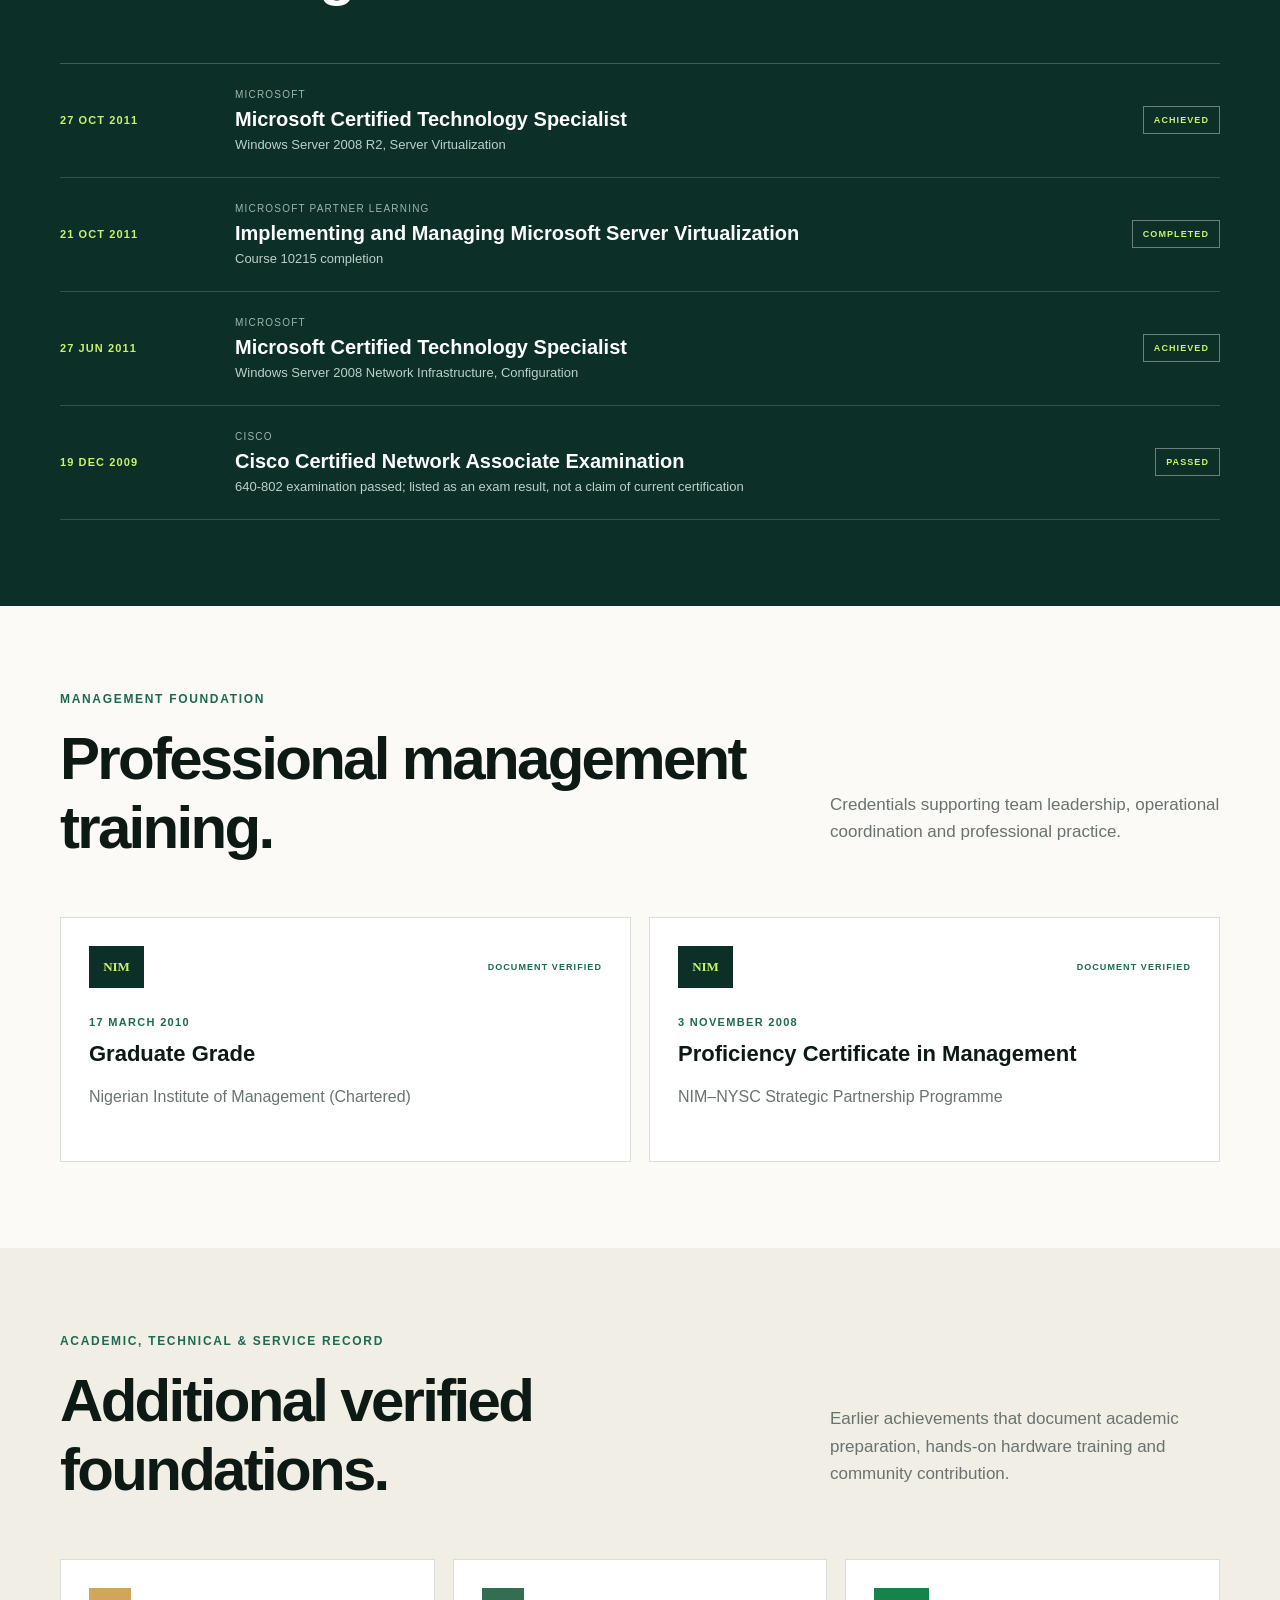
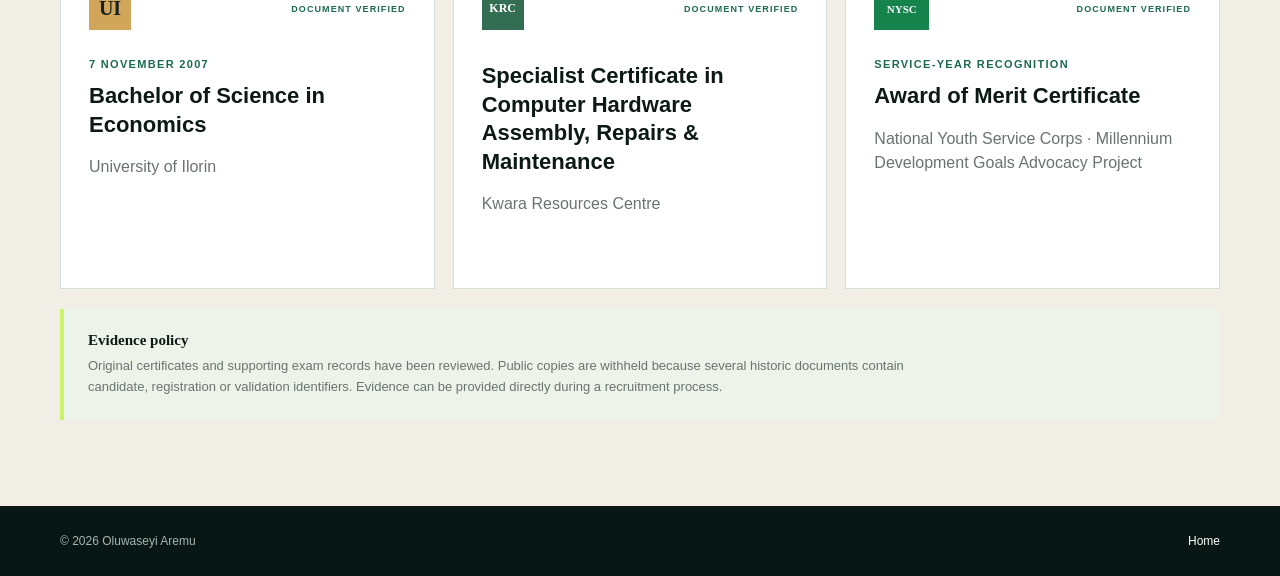
<file: credentials.html>
<!doctype html>
<html lang="en">
<head><meta charset="utf-8"><meta name="viewport" content="width=device-width,initial-scale=1"><meta name="description" content="Verified professional credentials and completed learning for Oluwaseyi Aremu."><title>Credentials | Oluwaseyi Aremu</title><link rel="stylesheet" href="styles.css"></head>
<body>
<header class="nav-wrap"><nav class="nav shell"><a class="brand" href="index.html"><span>OA</span> Oluwaseyi Aremu</a><div class="nav-links always"><a href="work.html">Case Studies</a><a href="banking.html">Banking Impact</a><a href="about.html">About</a><a aria-current="page" href="credentials.html">Credentials</a><a href="resume.html">Résumé</a><a class="nav-cta" href="index.html#contact">Contact</a></div></nav></header>
<main>
<section class="page-hero shell credential-hero"><p class="kicker">VERIFIED LEARNING RECORD</p><h1>Credentials that support<br>the work.</h1><p>Formal achievements across responsible AI, software and data foundations, enterprise infrastructure, networking, management and community service. Titles and available completion dates below were checked against the original documents.</p><div class="credential-summary"><div><strong>12</strong><span>verified achievements</span></div><div><strong>3</strong><span>recent university badges</span></div><div><strong>2007–2026</strong><span>documented learning record</span></div></div></section>
<section class="credential-section shell"><div class="section-head"><div><p class="kicker">RECENT &amp; RELEVANT</p><h2>AI, software and data.</h2></div><p>Current learning aligned with analytics, responsible technology and applied machine intelligence.</p></div><div class="credential-grid recent">
<article><div class="credential-top"><span class="issuer-mark neu">N</span><span class="verified">DOCUMENT VERIFIED</span></div><p class="credential-date">13 MAY 2026</p><h3>AI Primer for Co-op Learning</h3><p>Northeastern University</p><ul><li>Responsible AI foundations</li><li>Fairness, bias and privacy</li><li>Human-centred AI and industry use</li></ul></article>
<article><div class="credential-top"><span class="issuer-mark neu">N</span><span class="verified">DOCUMENT VERIFIED</span></div><p class="credential-date">4 SEPTEMBER 2025</p><h3>Foundations of Software Engineering and Data Management Learning</h3><p>Northeastern University</p><ul><li>Software engineering foundations</li><li>Data management learning</li></ul></article>
<article><div class="credential-top"><span class="issuer-mark neu">N</span><span class="verified">DOCUMENT VERIFIED</span></div><p class="credential-date">28 JANUARY 2025</p><h3>Foundations of Responsible AI Learning</h3><p>Northeastern University</p><ul><li>Responsible AI principles</li><li>Applied ethical awareness</li></ul></article>
</div></section>
<section class="credential-section foundation"><div class="shell"><div class="section-head light"><div><p class="kicker">TECHNICAL FOUNDATION</p><h2>Infrastructure and networking.</h2></div><p>Historic credentials that established the enterprise technology foundation behind my banking systems career.</p></div><div class="credential-list">
<article><time>27 OCT 2011</time><div><p>MICROSOFT</p><h3>Microsoft Certified Technology Specialist</h3><span>Windows Server 2008 R2, Server Virtualization</span></div><b>ACHIEVED</b></article>
<article><time>21 OCT 2011</time><div><p>MICROSOFT PARTNER LEARNING</p><h3>Implementing and Managing Microsoft Server Virtualization</h3><span>Course 10215 completion</span></div><b>COMPLETED</b></article>
<article><time>27 JUN 2011</time><div><p>MICROSOFT</p><h3>Microsoft Certified Technology Specialist</h3><span>Windows Server 2008 Network Infrastructure, Configuration</span></div><b>ACHIEVED</b></article>
<article><time>19 DEC 2009</time><div><p>CISCO</p><h3>Cisco Certified Network Associate Examination</h3><span>640-802 examination passed; listed as an exam result, not a claim of current certification</span></div><b>PASSED</b></article>
</div></div></section>
<section class="credential-section shell"><div class="section-head"><div><p class="kicker">MANAGEMENT FOUNDATION</p><h2>Professional management training.</h2></div><p>Credentials supporting team leadership, operational coordination and professional practice.</p></div><div class="credential-grid management">
<article><div class="credential-top"><span class="issuer-mark nim">NIM</span><span class="verified">DOCUMENT VERIFIED</span></div><p class="credential-date">17 MARCH 2010</p><h3>Graduate Grade</h3><p>Nigerian Institute of Management (Chartered)</p></article>
<article><div class="credential-top"><span class="issuer-mark nim">NIM</span><span class="verified">DOCUMENT VERIFIED</span></div><p class="credential-date">3 NOVEMBER 2008</p><h3>Proficiency Certificate in Management</h3><p>NIM–NYSC Strategic Partnership Programme</p></article>
</div></section>
<section class="credential-section supporting"><div class="shell"><div class="section-head"><div><p class="kicker">ACADEMIC, TECHNICAL &amp; SERVICE RECORD</p><h2>Additional verified foundations.</h2></div><p>Earlier achievements that document academic preparation, hands-on hardware training and community contribution.</p></div><div class="credential-grid">
<article><div class="credential-top"><span class="issuer-mark uilorin">UI</span><span class="verified">DOCUMENT VERIFIED</span></div><p class="credential-date">7 NOVEMBER 2007</p><h3>Bachelor of Science in Economics</h3><p>University of Ilorin</p></article>
<article><div class="credential-top"><span class="issuer-mark krc">KRC</span><span class="verified">DOCUMENT VERIFIED</span></div><h3 class="credential-title-no-date">Specialist Certificate in Computer Hardware Assembly, Repairs &amp; Maintenance</h3><p>Kwara Resources Centre</p></article>
<article><div class="credential-top"><span class="issuer-mark nysc">NYSC</span><span class="verified">DOCUMENT VERIFIED</span></div><p class="credential-date">SERVICE-YEAR RECOGNITION</p><h3>Award of Merit Certificate</h3><p>National Youth Service Corps · Millennium Development Goals Advocacy Project</p></article>
</div><aside class="evidence-note"><b>Evidence policy</b><p>Original certificates and supporting exam records have been reviewed. Public copies are withheld because several historic documents contain candidate, registration or validation identifiers. Evidence can be provided directly during a recruitment process.</p></aside></div></section>
</main><footer><div class="shell"><span>© 2026 Oluwaseyi Aremu</span><a href="index.html">Home</a></div></footer>
</body></html>
</file>
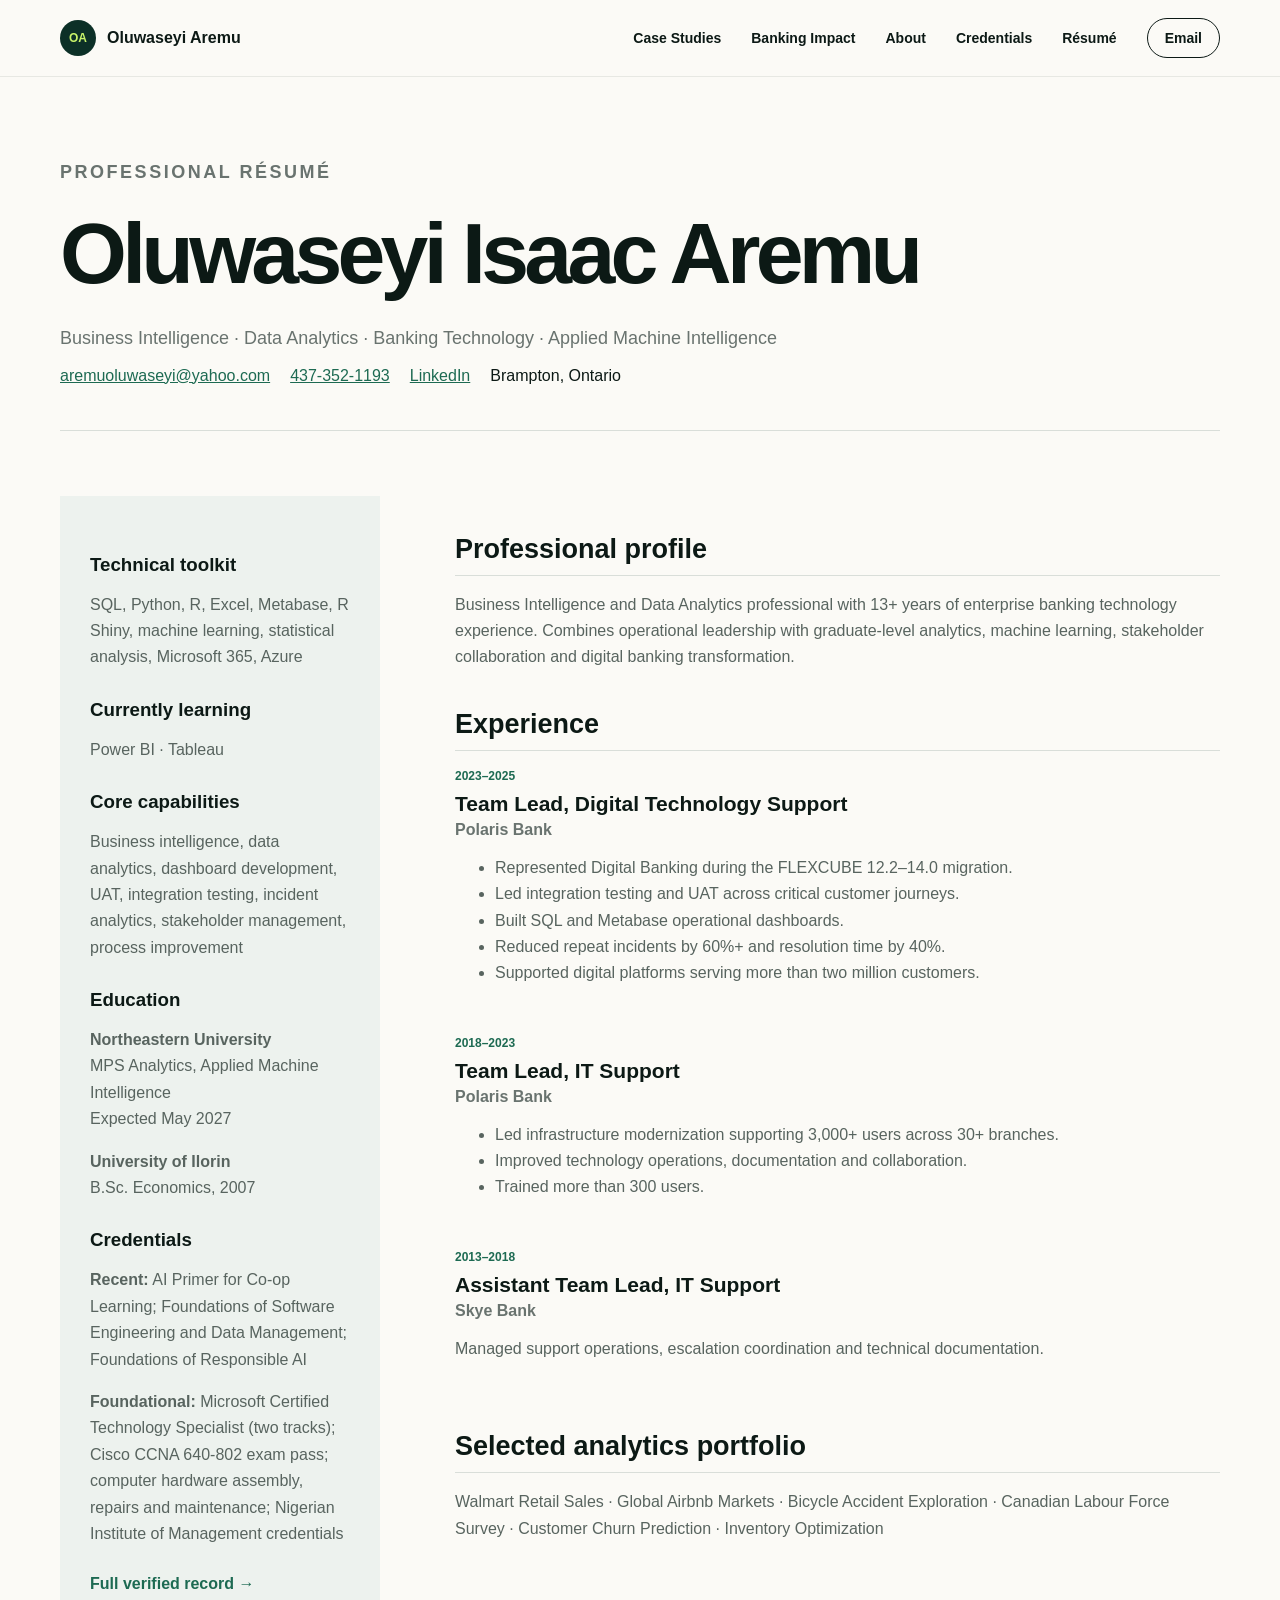
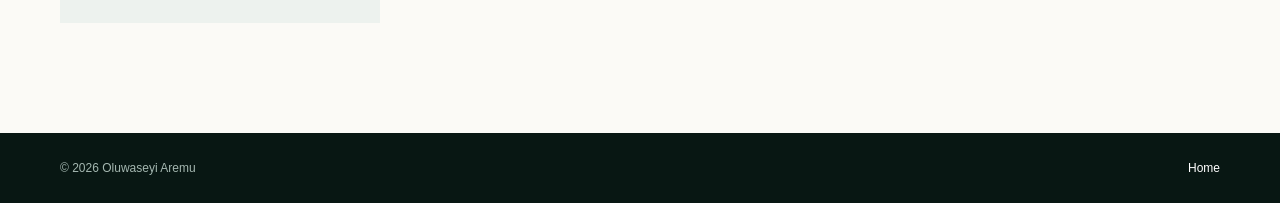
<file: resume.html>
<!doctype html>
<html lang="en">
<head>
<meta charset="utf-8">
<meta name="viewport" content="width=device-width,initial-scale=1">
<title>Résumé | Oluwaseyi Aremu</title>
<link rel="stylesheet" href="styles.css">
</head>
<body>
<header class="nav-wrap">
<nav class="nav shell">
<a class="brand" href="index.html">
<span>OA</span> Oluwaseyi Aremu</a>
<div class="nav-links always">
<a href="work.html">Case Studies</a>
<a href="banking.html">Banking Impact</a>
<a href="about.html">About</a>
<a href="credentials.html">Credentials</a>
<a href="resume.html">Résumé</a>
<a class="nav-cta" href="mailto:aremuoluwaseyi@yahoo.com">Email</a>
</div>
</nav>
</header>
<main>
<section class="resume-head shell">
<p class="kicker">PROFESSIONAL RÉSUMÉ</p>
<h1>Oluwaseyi Isaac Aremu</h1>
<p>Business Intelligence · Data Analytics · Banking Technology · Applied Machine Intelligence</p>
<div>
<a href="mailto:aremuoluwaseyi@yahoo.com">aremuoluwaseyi@yahoo.com</a>
<a href="tel:+14373521193">437-352-1193</a>
<a href="https://www.linkedin.com/in/oluwaseyiisaacaremu">LinkedIn</a>
<span>Brampton, Ontario</span>
</div>
</section>
<section class="resume-body shell">
<aside>
<h3>Technical toolkit</h3>
<p>SQL, Python, R, Excel, Metabase, R Shiny, machine learning, statistical analysis, Microsoft 365, Azure</p>
<h3>Currently learning</h3>
<p>Power BI · Tableau</p>
<h3>Core capabilities</h3>
<p>Business intelligence, data analytics, dashboard development, UAT, integration testing, incident analytics, stakeholder management, process improvement</p>
<h3>Education</h3>
<p>
<b>Northeastern University</b>
<br>MPS Analytics, Applied Machine Intelligence<br>Expected May 2027</p>
<p>
<b>University of Ilorin</b>
<br>B.Sc. Economics, 2007</p>
<h3>Credentials</h3>
<p><b>Recent:</b> AI Primer for Co-op Learning; Foundations of Software Engineering and Data Management; Foundations of Responsible AI</p>
<p><b>Foundational:</b> Microsoft Certified Technology Specialist (two tracks); Cisco CCNA 640-802 exam pass; computer hardware assembly, repairs and maintenance; Nigerian Institute of Management credentials</p>
<a class="text-link" href="credentials.html">Full verified record →</a>
</aside>
<div>
<h2>Professional profile</h2>
<p>Business Intelligence and Data Analytics professional with 13+ years of enterprise banking technology experience. Combines operational leadership with graduate-level analytics, machine learning, stakeholder collaboration and digital banking transformation.</p>
<h2>Experience</h2>
<article>
<time>2023–2025</time>
<h3>Team Lead, Digital Technology Support</h3>
<h4>Polaris Bank</h4>
<ul>
<li>Represented Digital Banking during the FLEXCUBE 12.2–14.0 migration.</li>
<li>Led integration testing and UAT across critical customer journeys.</li>
<li>Built SQL and Metabase operational dashboards.</li>
<li>Reduced repeat incidents by 60%+ and resolution time by 40%.</li>
<li>Supported digital platforms serving more than two million customers.</li>
</ul>
</article>
<article>
<time>2018–2023</time>
<h3>Team Lead, IT Support</h3>
<h4>Polaris Bank</h4>
<ul>
<li>Led infrastructure modernization supporting 3,000+ users across 30+ branches.</li>
<li>Improved technology operations, documentation and collaboration.</li>
<li>Trained more than 300 users.</li>
</ul>
</article>
<article>
<time>2013–2018</time>
<h3>Assistant Team Lead, IT Support</h3>
<h4>Skye Bank</h4>
<p>Managed support operations, escalation coordination and technical documentation.</p>
</article>
<h2>Selected analytics portfolio</h2>
<p>Walmart Retail Sales · Global Airbnb Markets · Bicycle Accident Exploration · Canadian Labour Force Survey · Customer Churn Prediction · Inventory Optimization</p>
</div>
</section>
</main>
<footer>
<div class="shell">
<span>© 2026 Oluwaseyi Aremu</span>
<a href="index.html">Home</a>
</div>
</footer>
</body>
</html>
</file>
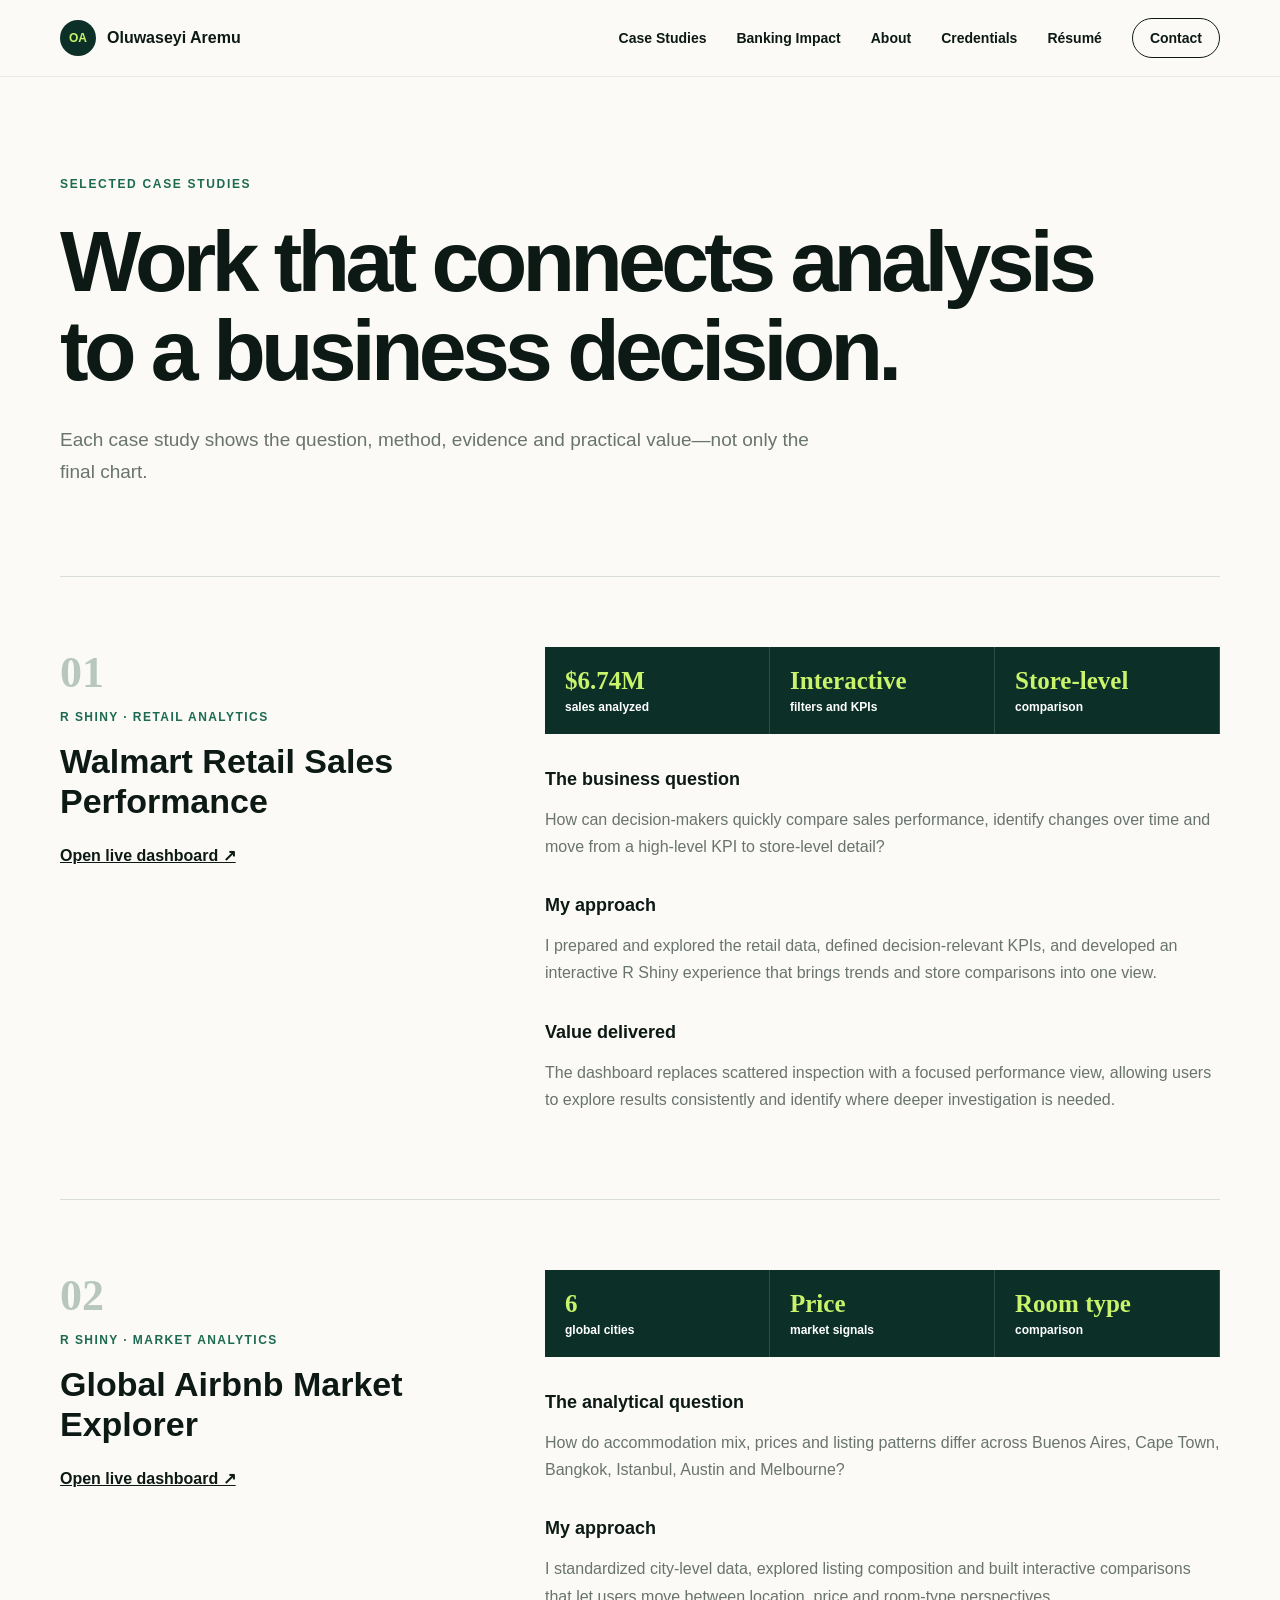
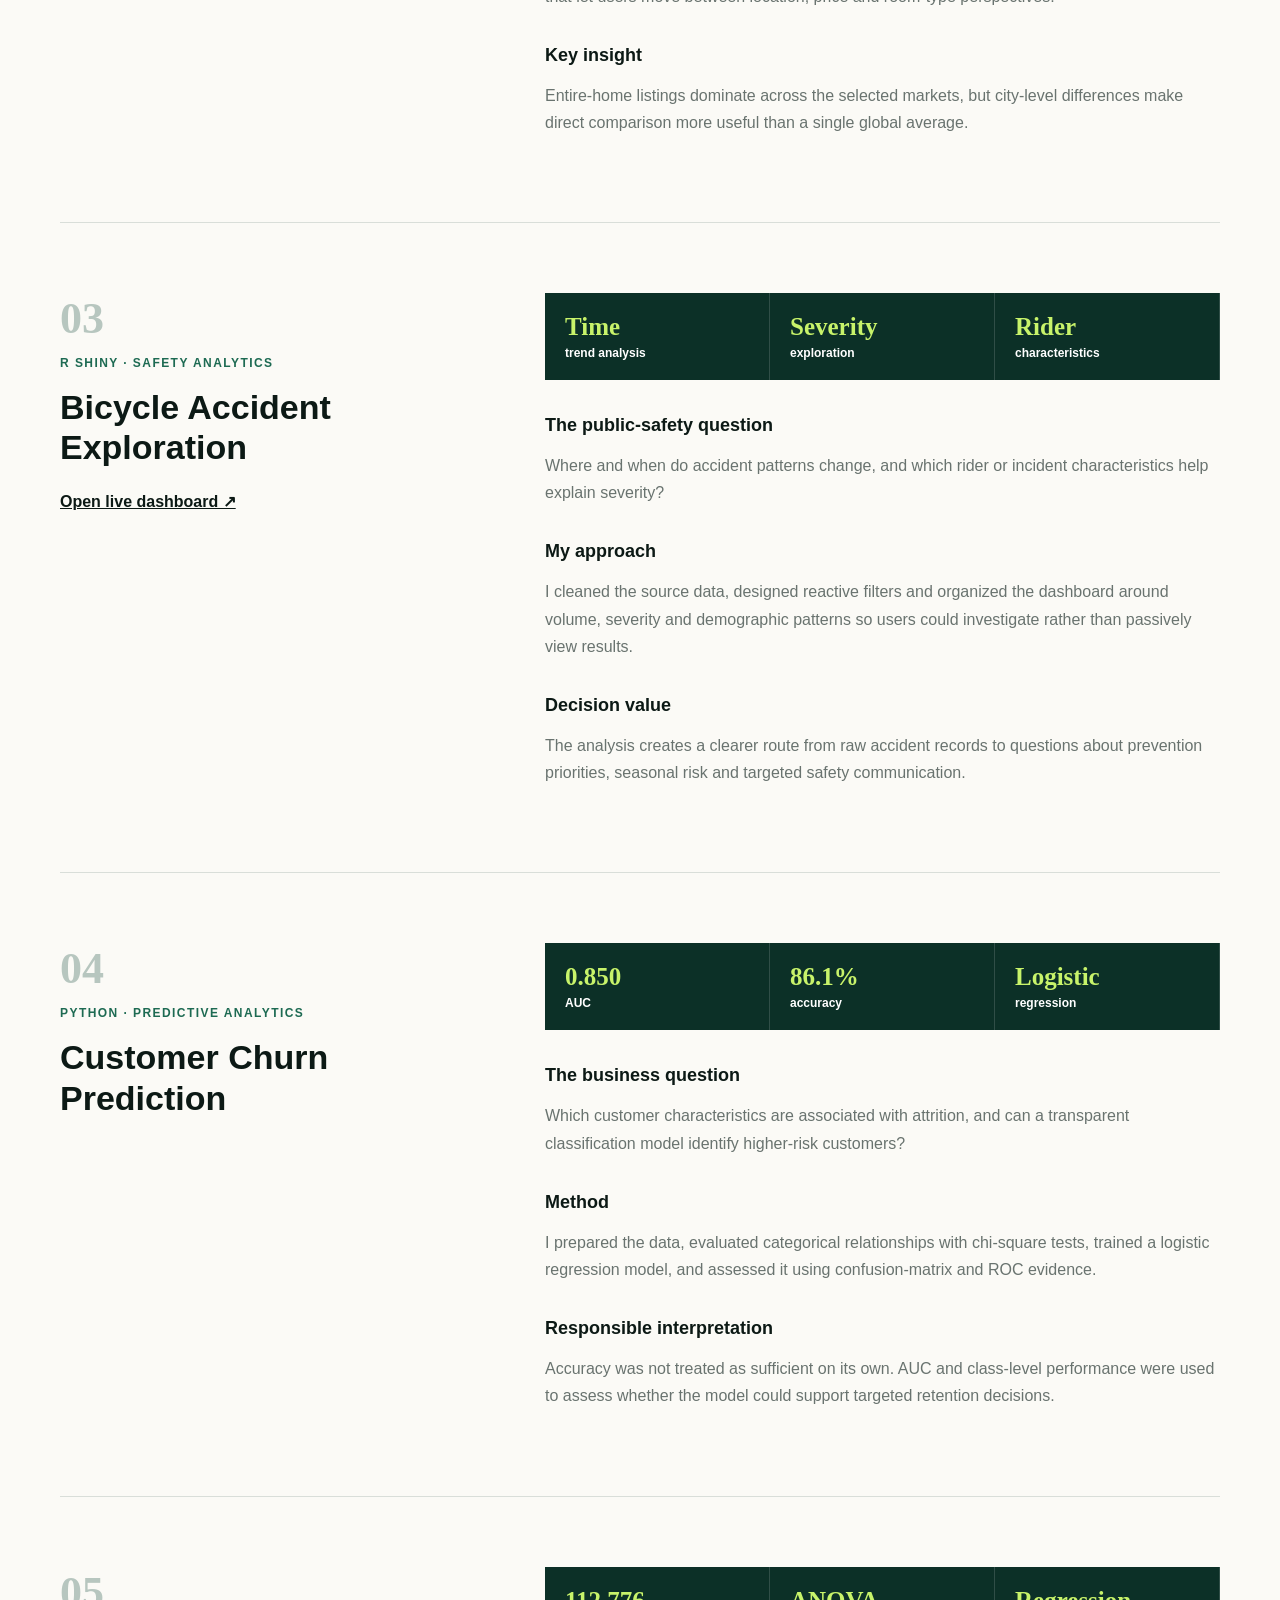
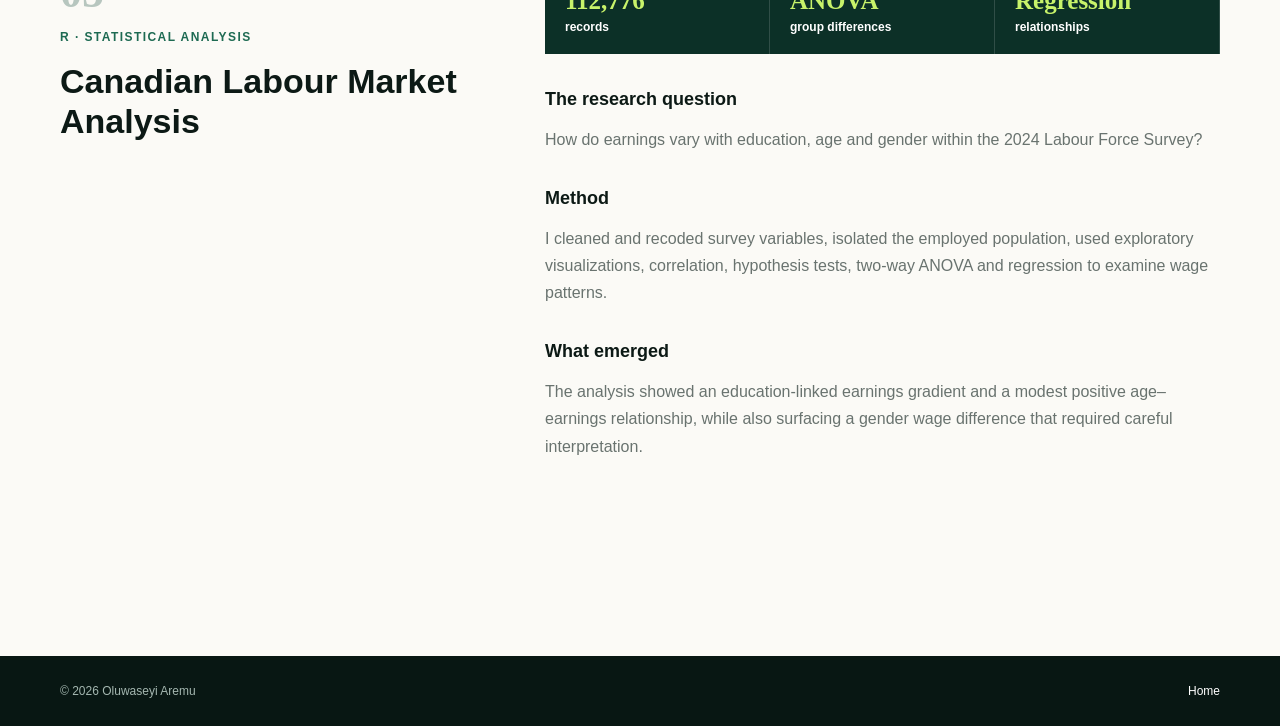
<file: work.html>
<!doctype html><html lang="en"><head><meta charset="utf-8"><meta name="viewport" content="width=device-width,initial-scale=1"><title>Case Studies | Oluwaseyi Aremu</title><link rel="stylesheet" href="styles.css"></head><body><header class="nav-wrap"><nav class="nav shell"><a class="brand" href="index.html"><span>OA</span> Oluwaseyi Aremu</a><div class="nav-links always"><a href="work.html">Case Studies</a><a href="banking.html">Banking Impact</a><a href="about.html">About</a><a href="credentials.html">Credentials</a><a href="resume.html">Résumé</a><a class="nav-cta" href="index.html#contact">Contact</a></div></nav></header><main>
<section class="page-hero shell"><p class="kicker">SELECTED CASE STUDIES</p><h1>Work that connects analysis<br>to a business decision.</h1><p>Each case study shows the question, method, evidence and practical value—not only the final chart.</p></section>
<section class="case-list shell">
<article id="walmart" class="case-detail"><div class="case-side"><span>01</span><p>R SHINY · RETAIL ANALYTICS</p><h2>Walmart Retail Sales Performance</h2><a href="https://oluwaseyiaremu.shinyapps.io/Walmart_Retail_Sales_Performance_Dashboard/" target="_blank">Open live dashboard ↗</a></div><div class="case-body"><div class="case-kpis"><b><strong>$6.74M</strong>sales analyzed</b><b><strong>Interactive</strong>filters and KPIs</b><b><strong>Store-level</strong>comparison</b></div><h3>The business question</h3><p>How can decision-makers quickly compare sales performance, identify changes over time and move from a high-level KPI to store-level detail?</p><h3>My approach</h3><p>I prepared and explored the retail data, defined decision-relevant KPIs, and developed an interactive R Shiny experience that brings trends and store comparisons into one view.</p><h3>Value delivered</h3><p>The dashboard replaces scattered inspection with a focused performance view, allowing users to explore results consistently and identify where deeper investigation is needed.</p></div></article>
<article id="airbnb" class="case-detail"><div class="case-side"><span>02</span><p>R SHINY · MARKET ANALYTICS</p><h2>Global Airbnb Market Explorer</h2><a href="https://oluwaseyiaremu.shinyapps.io/AirbnbMarketProject/" target="_blank">Open live dashboard ↗</a></div><div class="case-body"><div class="case-kpis"><b><strong>6</strong>global cities</b><b><strong>Price</strong>market signals</b><b><strong>Room type</strong>comparison</b></div><h3>The analytical question</h3><p>How do accommodation mix, prices and listing patterns differ across Buenos Aires, Cape Town, Bangkok, Istanbul, Austin and Melbourne?</p><h3>My approach</h3><p>I standardized city-level data, explored listing composition and built interactive comparisons that let users move between location, price and room-type perspectives.</p><h3>Key insight</h3><p>Entire-home listings dominate across the selected markets, but city-level differences make direct comparison more useful than a single global average.</p></div></article>
<article id="bicycle" class="case-detail"><div class="case-side"><span>03</span><p>R SHINY · SAFETY ANALYTICS</p><h2>Bicycle Accident Exploration</h2><a href="https://oluwaseyiaremu.shinyapps.io/Bicycleaccidentsexploration/" target="_blank">Open live dashboard ↗</a></div><div class="case-body"><div class="case-kpis"><b><strong>Time</strong>trend analysis</b><b><strong>Severity</strong>exploration</b><b><strong>Rider</strong>characteristics</b></div><h3>The public-safety question</h3><p>Where and when do accident patterns change, and which rider or incident characteristics help explain severity?</p><h3>My approach</h3><p>I cleaned the source data, designed reactive filters and organized the dashboard around volume, severity and demographic patterns so users could investigate rather than passively view results.</p><h3>Decision value</h3><p>The analysis creates a clearer route from raw accident records to questions about prevention priorities, seasonal risk and targeted safety communication.</p></div></article>
<article id="churn" class="case-detail"><div class="case-side"><span>04</span><p>PYTHON · PREDICTIVE ANALYTICS</p><h2>Customer Churn Prediction</h2></div><div class="case-body"><div class="case-kpis"><b><strong>0.850</strong>AUC</b><b><strong>86.1%</strong>accuracy</b><b><strong>Logistic</strong>regression</b></div><h3>The business question</h3><p>Which customer characteristics are associated with attrition, and can a transparent classification model identify higher-risk customers?</p><h3>Method</h3><p>I prepared the data, evaluated categorical relationships with chi-square tests, trained a logistic regression model, and assessed it using confusion-matrix and ROC evidence.</p><h3>Responsible interpretation</h3><p>Accuracy was not treated as sufficient on its own. AUC and class-level performance were used to assess whether the model could support targeted retention decisions.</p></div></article>
<article id="lfs" class="case-detail"><div class="case-side"><span>05</span><p>R · STATISTICAL ANALYSIS</p><h2>Canadian Labour Market Analysis</h2></div><div class="case-body"><div class="case-kpis"><b><strong>112,776</strong>records</b><b><strong>ANOVA</strong>group differences</b><b><strong>Regression</strong>relationships</b></div><h3>The research question</h3><p>How do earnings vary with education, age and gender within the 2024 Labour Force Survey?</p><h3>Method</h3><p>I cleaned and recoded survey variables, isolated the employed population, used exploratory visualizations, correlation, hypothesis tests, two-way ANOVA and regression to examine wage patterns.</p><h3>What emerged</h3><p>The analysis showed an education-linked earnings gradient and a modest positive age–earnings relationship, while also surfacing a gender wage difference that required careful interpretation.</p></div></article>
</section></main><footer><div class="shell"><span>© 2026 Oluwaseyi Aremu</span><a href="index.html">Home</a></div></footer></body></html>
</file>
<file: styles.css>
:root{--ink:#0c1915;--forest:#0c3027;--green:#1d6a52;--mint:#c8f36a;--cream:#f4f1e8;--paper:#fbfaf6;--muted:#69736f;--line:#d9ded9;--amber:#ffcd64}*{box-sizing:border-box}html{scroll-behavior:smooth}body{margin:0;background:var(--paper);color:var(--ink);font-family:"DM Sans",sans-serif}.shell{width:min(1160px,calc(100% - 48px));margin:auto}.nav-wrap{position:sticky;top:0;z-index:20;background:rgba(251,250,246,.88);backdrop-filter:blur(14px);border-bottom:1px solid rgba(12,25,21,.08)}.nav{height:76px;display:flex;align-items:center;justify-content:space-between}.brand{display:flex;align-items:center;gap:11px;color:var(--ink);font-family:Manrope,sans-serif;font-weight:800;text-decoration:none}.brand span{display:grid;place-items:center;width:36px;height:36px;border-radius:50%;background:var(--forest);color:var(--mint);font-size:12px}.nav-links{display:flex;align-items:center;gap:30px}.nav-links a{color:var(--ink);text-decoration:none;font-size:14px;font-weight:600}.nav-links a:hover{color:var(--green)}.nav-cta{border:1px solid var(--ink);border-radius:99px;padding:11px 17px}.menu{display:none;background:none;border:0;font:600 14px DM Sans}.hero{min-height:720px;padding:112px 0 82px;display:grid;grid-template-columns:1fr 340px;gap:80px;align-items:center}.eyebrow,.kicker,.card-label,.num{font-weight:700;letter-spacing:.14em;font-size:12px}.eyebrow{display:flex;align-items:center;gap:9px;color:var(--green)}.eyebrow i{width:8px;height:8px;border-radius:50%;background:var(--mint);box-shadow:0 0 0 4px rgba(200,243,106,.25)}h1,h2,h3{font-family:Manrope,sans-serif;margin:0}h1{font-size:clamp(54px,7vw,94px);line-height:.99;letter-spacing:-.055em;margin:26px 0 30px}h1 em,h2 em{font-family:Georgia,serif;font-weight:400;color:var(--green)}.lede{font-size:19px;line-height:1.65;color:#4f5d58;max-width:680px}.hero-actions,.contact-actions{display:flex;gap:12px;margin-top:36px}.button{display:inline-flex;align-items:center;gap:28px;border-radius:99px;padding:15px 20px;text-decoration:none;font-weight:700;font-size:14px}.primary{background:var(--forest);color:white}.primary:hover{background:var(--green)}.ghost{border:1px solid #b9c1bd;color:var(--ink)}.impact-card{background:var(--forest);color:white;border-radius:3px;padding:30px}.card-label{color:var(--mint);margin:0 0 8px}.metric{display:grid;grid-template-columns:1fr 1fr;align-items:center;padding:23px 0;border-bottom:1px solid rgba(255,255,255,.16)}.metric:last-child{border:0}.metric strong{font-family:Manrope;font-size:38px;color:var(--mint)}.metric span{font-size:13px;line-height:1.5;color:#d6e4df}.proof{border-top:1px solid var(--line);border-bottom:1px solid var(--line);background:white}.proof-inner{min-height:104px;display:flex;align-items:center;justify-content:space-between}.proof p{font-size:11px;letter-spacing:.14em;font-weight:700;color:var(--muted)}.proof-inner div{display:flex;gap:30px;flex-wrap:wrap}.proof span{font:700 14px Manrope;color:#54605c}.section{padding:118px 0}.section-head{display:flex;align-items:flex-end;justify-content:space-between;gap:50px;margin-bottom:55px}.kicker{color:var(--green);margin:0 0 18px}.section-head h2,.about h2,.capabilities h2{font-size:clamp(38px,5vw,60px);letter-spacing:-.045em}.section-head>p{max-width:390px;color:var(--muted);font-size:17px;line-height:1.6}.projects{display:grid;grid-template-columns:1fr 1fr;gap:22px}.project{background:white;border:1px solid var(--line);display:grid;grid-template-rows:300px 1fr;overflow:hidden}.project.featured{grid-column:1/-1;grid-template-columns:1.1fr .9fr;grid-template-rows:auto;min-height:540px}.project-visual{position:relative;overflow:hidden;background:#dce9de;padding:40px}.project-copy{padding:34px;display:flex;flex-direction:column;align-items:flex-start}.project-copy .num{color:var(--green);margin:0 0 17px}.project-copy h3{font-size:28px;letter-spacing:-.025em}.project-copy>p:not(.num){color:var(--muted);line-height:1.65}.project-copy ul{padding-left:18px;color:#4e5d57;line-height:1.8}.project-copy a{margin-top:auto;color:var(--ink);font-weight:700;text-decoration:none;border-bottom:1px solid var(--ink);padding:16px 0 5px}.tags{display:flex;gap:7px;flex-wrap:wrap;margin:12px 0 25px}.tags span{background:#edf2ee;padding:7px 10px;border-radius:99px;font-size:11px;font-weight:700}.walmart{display:grid;place-items:center;background:linear-gradient(135deg,#133c32,#071e19)}.mock{width:82%;height:72%;background:#fbfaf6;border-radius:8px;padding:28px;color:var(--ink);box-shadow:0 25px 50px rgba(0,0,0,.25);transform:rotate(-2deg)}.mock span{font-size:12px;color:var(--muted)}.mock strong{display:block;font:800 40px Manrope;margin-top:14px}.bars{height:110px;display:flex;align-items:flex-end;gap:12px;margin-top:22px}.bars i{flex:1;background:var(--green);height:40%}.bars i:nth-child(2){height:70%}.bars i:nth-child(3){height:52%}.bars i:nth-child(4){height:88%}.bars i:nth-child(5){height:62%}.bars i:nth-child(6){height:96%;background:var(--mint)}.airbnb{background:radial-gradient(circle at 30% 30%,#f2dfc5 0 3%,transparent 3.5%),linear-gradient(140deg,#e8e0ce,#c4d8c5)}.airbnb:before,.airbnb:after{content:"";position:absolute;background:rgba(255,255,255,.45);border-radius:48% 52% 57% 43%;width:260px;height:180px;transform:rotate(25deg);top:5px;right:-30px}.airbnb:after{top:auto;right:auto;left:-50px;bottom:-70px}.map-dot{position:absolute;width:12px;height:12px;background:var(--green);border:3px solid white;border-radius:50%;z-index:2}.d1{top:70px;left:38%}.d2{top:110px;right:22%}.d3{bottom:58px;left:25%}.mini-panel{position:absolute;z-index:3;left:35px;bottom:28px;background:var(--forest);color:white;padding:18px 22px;width:220px}.mini-panel small,.mini-panel span{display:block;color:#b9cdc6;font-size:10px}.mini-panel b{display:block;font:800 27px Manrope;color:var(--mint);margin:6px 0}.bicycle{background:#10352c;display:flex;flex-direction:column;justify-content:center}.bicycle span{color:white;font-size:12px;margin-left:20px}.dark-section{background:var(--forest);color:white;padding:118px 0}.section-head.light p{color:#bdcec8}.section-head.light .kicker{color:var(--mint)}.experience-card{border-top:1px solid rgba(255,255,255,.25);display:grid;grid-template-columns:.75fr 1.25fr;gap:90px;padding-top:45px}.role>p{font-size:12px;letter-spacing:.12em;color:var(--mint)}.role h3{font-size:30px;line-height:1.25;margin:17px 0}.role h4{font-weight:500;color:#b7c9c3}.story>p{font-size:20px;line-height:1.6;color:#d6e2de}.story-grid{display:grid;grid-template-columns:1fr 1fr;gap:30px;margin-top:38px}.story-grid div{border-top:1px solid rgba(255,255,255,.17);padding-top:18px}.story-grid b,.story-grid span{display:block}.story-grid span{color:#b7c9c3;line-height:1.55;font-size:14px;margin-top:9px}.about{display:grid;grid-template-columns:.8fr 1.2fr;gap:110px}.about-copy .big{font:600 25px/1.45 Manrope;color:var(--ink);margin-top:0}.about-copy>p:not(.big){color:var(--muted);font-size:17px;line-height:1.7}.focus{border-left:4px solid var(--mint);padding:8px 0 8px 20px;margin-top:30px}.focus span,.focus b{display:block}.focus span{font-size:11px;letter-spacing:.12em;color:var(--muted);margin-bottom:8px}.capabilities{padding:0 0 118px;display:grid;grid-template-columns:.8fr 1.2fr;gap:110px}.cap-grid{display:grid;grid-template-columns:1fr 1fr}.cap-grid article{padding:27px 25px;border-top:1px solid var(--line)}.cap-grid article:nth-child(odd){border-right:1px solid var(--line)}.cap-grid span{color:var(--green);font-size:12px}.cap-grid h3{font-size:20px;margin:10px 0}.cap-grid p{color:var(--muted);font-size:14px;line-height:1.6}.contact{background:var(--mint);padding:110px 0;text-align:center}.contact .kicker{color:var(--forest)}.contact h2{font-size:clamp(42px,6vw,72px);letter-spacing:-.05em}.contact p:not(.kicker){max-width:700px;margin:25px auto;color:#345044;font-size:17px;line-height:1.6}.contact-actions{justify-content:center}.pale{background:var(--forest)}.pale-line{border-color:#789261}.contact em{color:var(--forest)}footer{background:#081713;color:#a4b7b0;padding:28px 0;font-size:12px}footer div{display:flex;justify-content:space-between}footer a{color:white;text-decoration:none}.reveal{opacity:0;transform:translateY(18px);transition:.65s ease}.reveal.visible{opacity:1;transform:none}@media(max-width:800px){.shell{width:min(100% - 30px,1160px)}.nav-links{display:none;position:absolute;top:76px;left:0;right:0;background:var(--paper);padding:24px;flex-direction:column;align-items:flex-start;border-bottom:1px solid var(--line)}.nav-links.open{display:flex}.menu{display:block}.hero{grid-template-columns:1fr;padding-top:75px;gap:40px}.impact-card{display:grid;grid-template-columns:1fr 1fr;gap:0 24px}.card-label{grid-column:1/-1}.metric{grid-template-columns:1fr}.proof-inner,.section-head{align-items:flex-start;flex-direction:column}.proof-inner{padding:24px 0}.proof-inner div{gap:15px}.project,.project.featured{grid-column:auto;grid-template-columns:1fr;grid-template-rows:260px auto}.projects{grid-template-columns:1fr}.experience-card,.about,.capabilities{grid-template-columns:1fr;gap:42px}.story-grid{grid-template-columns:1fr}.cap-grid{grid-template-columns:1fr}.cap-grid article:nth-child(odd){border-right:0}.hero{min-height:auto}footer div{flex-direction:column;gap:12px}.section,.dark-section{padding:82px 0}}
.value{padding:100px 0 20px;display:grid;grid-template-columns:.8fr 1.2fr;gap:90px}.value-lead h2{font-size:clamp(34px,4vw,51px);letter-spacing:-.04em}.value-grid{display:grid;grid-template-columns:repeat(3,1fr);border-top:1px solid var(--line)}.value-grid article{padding:25px 20px;border-right:1px solid var(--line)}.value-grid article:last-child{border:0}.value-grid span{font-size:12px;color:var(--green);font-weight:700}.value-grid h3{font-size:19px;margin:18px 0 10px}.value-grid p{font-size:14px;line-height:1.65;color:var(--muted)}.case-method{margin-top:80px;padding:48px;background:#eaf0e9;display:grid;grid-template-columns:.85fr 1.15fr;gap:70px}.case-method h2{font-size:36px;letter-spacing:-.035em}.case-method ol{list-style:none;padding:0;margin:0;display:grid;grid-template-columns:1fr 1fr;gap:24px}.case-method li{border-top:2px solid var(--green);padding-top:14px}.case-method b,.case-method span{display:block}.case-method b{font:700 17px Manrope}.case-method span{margin-top:7px;color:var(--muted);font-size:14px;line-height:1.55}.project-lab{background:#13211d;color:white;padding:115px 0}.project-lab .kicker{color:var(--mint)}.lab-grid{display:grid;grid-template-columns:repeat(3,1fr);border-top:1px solid #40504a;border-left:1px solid #40504a}.lab-grid article{min-height:290px;padding:28px;border-right:1px solid #40504a;border-bottom:1px solid #40504a;display:flex;flex-direction:column}.lab-grid article>p{font-size:11px;letter-spacing:.12em;text-transform:uppercase;color:var(--mint);margin:0 0 22px}.lab-grid h3{font-size:23px;line-height:1.25}.lab-grid article>span{color:#b8c7c2;line-height:1.6;margin:15px 0;font-size:14px}.lab-grid article>div{margin-top:auto;font-size:12px;color:#dfe9e5}.education{padding:115px 0}.degree{display:grid;grid-template-columns:90px 1fr 1fr;gap:32px;padding:42px;border:1px solid var(--line);background:white}.degree-mark{width:70px;height:70px;background:#c8102e;color:white;display:grid;place-items:center;font:800 34px Manrope}.degree p{font-size:11px;letter-spacing:.12em;color:var(--green);font-weight:700}.degree h3{font-size:27px;margin:10px 0}.degree h4{font-size:17px;margin:0 0 16px;color:var(--muted)}.coursework{display:grid;grid-template-columns:1fr 1fr;align-content:start}.coursework span{padding:12px;border-bottom:1px solid var(--line);font-size:13px}@media(max-width:800px){.value,.case-method,.degree{grid-template-columns:1fr;gap:42px}.value-grid,.lab-grid{grid-template-columns:1fr}.case-method{padding:30px}.case-method ol,.coursework{grid-template-columns:1fr}}
.career-timeline{margin-top:70px;border-top:1px solid rgba(255,255,255,.2)}.career-timeline article{display:grid;grid-template-columns:220px 1fr;gap:50px;padding:28px 0;border-bottom:1px solid rgba(255,255,255,.15)}.career-timeline time{color:var(--mint);font-size:13px;letter-spacing:.08em}.career-timeline h3{font-size:22px}.career-timeline p{color:white;margin:6px 0}.career-timeline span{display:block;color:#b7c9c3;line-height:1.6;max-width:700px}.degree.second{margin-top:16px}.degree-mark.uni{background:var(--forest);font-size:22px}.degree-note{color:var(--muted);line-height:1.7;align-self:center}.credentials{margin-top:52px}.credentials>div{display:flex;flex-wrap:wrap;gap:10px}.credentials span{border:1px solid var(--line);background:white;padding:13px 16px;font-size:13px;font-weight:700}.contact-details{display:flex;justify-content:center;gap:22px;flex-wrap:wrap;margin:30px 0}.contact-details a,.contact-details span{color:var(--forest);font-weight:700;text-decoration:none}.contact-details a:hover{text-decoration:underline}@media(max-width:800px){.career-timeline article{grid-template-columns:1fr;gap:10px}.contact-actions{flex-direction:column;align-items:stretch}.contact-actions .button{justify-content:space-between}}
.page-hero{padding:100px 0 70px}.page-hero h1,.resume-head h1{font-size:clamp(48px,7vw,86px);line-height:1.03;letter-spacing:-.055em}.page-hero>p:last-child{font-size:19px;line-height:1.65;color:var(--muted);max-width:750px}.case-list{padding-bottom:110px}.case-detail{display:grid;grid-template-columns:.75fr 1.25fr;border-top:1px solid var(--line);padding:70px 0;gap:80px}.case-side>span{font:800 44px Manrope;color:#b7c6bf}.case-side>p{font-size:12px;letter-spacing:.12em;color:var(--green);font-weight:700}.case-side h2{font-size:34px;line-height:1.18;margin:17px 0 25px}.case-side a{color:var(--ink);font-weight:700}.case-body h3{font-size:18px;margin:35px 0 8px}.case-body>p{font-size:16px;line-height:1.7;color:var(--muted)}.case-kpis{display:grid;grid-template-columns:repeat(3,1fr);background:var(--forest);color:white}.case-kpis b{padding:20px;border-right:1px solid rgba(255,255,255,.15);font-size:12px}.case-kpis strong{display:block;color:var(--mint);font:800 25px Manrope;margin-bottom:5px}.impact-band{background:var(--mint);padding:38px 0}.impact-band>div{display:grid;grid-template-columns:repeat(4,1fr)}.impact-band b{padding:12px 20px;border-right:1px solid #9abb59}.impact-band strong{display:block;font:800 30px Manrope}.narrative{padding:95px 0}.narrative>article{max-width:840px;margin:0 auto 80px;border-bottom:1px solid var(--line);padding-bottom:75px}.narrative h2{font-size:42px;margin-bottom:30px}.narrative h3{font-size:19px;margin-top:30px}.narrative p,.narrative li{font-size:17px;line-height:1.7;color:var(--muted)}.outcomes{display:flex;gap:12px}.outcomes strong{background:var(--forest);color:var(--mint);padding:25px;font:800 34px Manrope}.outcomes span{display:block;color:white;font:400 13px DM Sans;margin-top:7px}.profile-story{display:grid;grid-template-columns:.8fr 1.2fr;gap:100px;padding:40px 0 100px}.profile-story h2{font-size:42px}.profile-story p{font-size:18px;line-height:1.75;color:var(--muted)}.bio-grid{display:grid;grid-template-columns:1fr 1fr}.bio-grid article{padding:28px;border:1px solid var(--line)}.bio-grid span{color:var(--green);font-size:12px}.bio-grid h3{font-size:23px;margin:12px 0}.bio-grid p{color:var(--muted);line-height:1.6}.resume-head{padding:85px 0 45px;border-bottom:1px solid var(--line)}.resume-head>p{font-size:18px;color:var(--muted)}.resume-head>div{display:flex;gap:20px;flex-wrap:wrap}.resume-head a{color:var(--green)}.resume-body{display:grid;grid-template-columns:320px 1fr;gap:75px;padding:65px 0 110px}.resume-body aside{background:#edf2ee;padding:30px;align-self:start}.resume-body aside h3{margin-top:28px}.resume-body p,.resume-body li{line-height:1.65;color:#58645f}.resume-body>div>h2{font-size:27px;border-bottom:1px solid var(--line);padding-bottom:10px;margin-top:38px}.resume-body article{padding:15px 0}.resume-body time{color:var(--green);font-size:12px;font-weight:700}.resume-body article h3{font-size:21px;margin-top:8px}.resume-body article h4{margin:5px 0;color:var(--muted)}@media(max-width:800px){.nav-links.always{display:flex;position:static;background:none;padding:0;border:0;flex-direction:row;overflow:auto;max-width:65%;gap:16px}.nav-links.always a{white-space:nowrap}.nav-links.always .nav-cta{display:none}.case-detail,.profile-story,.resume-body{grid-template-columns:1fr;gap:30px}.case-kpis,.impact-band>div,.bio-grid{grid-template-columns:1fr}.outcomes{flex-direction:column}.page-hero{padding-top:65px}}
.hero-profile{display:flex;flex-direction:column;gap:14px}.hero-profile>img{width:100%;aspect-ratio:1/1;object-fit:cover;border-radius:3px;border:1px solid var(--line)}.hero-profile .impact-card{padding:22px}.hero-profile .metric{padding:13px 0}.hero-profile .metric strong{font-size:28px}@media(max-width:800px){.hero-profile{max-width:420px;margin:auto}}
.text-link{display:inline-block;margin-top:12px;color:var(--green);font-weight:700;text-decoration:none}.text-link:hover{text-decoration:underline}.credential-hero{padding-bottom:88px}.credential-summary{display:grid;grid-template-columns:repeat(3,1fr);margin-top:45px;border-top:1px solid var(--line);max-width:760px}.credential-summary div{padding:22px 24px 4px 0}.credential-summary strong,.credential-summary span{display:block}.credential-summary strong{font:800 29px Manrope;color:var(--green)}.credential-summary span{font-size:12px;color:var(--muted);margin-top:5px}.credential-section{padding:86px 0}.credential-grid{display:grid;grid-template-columns:repeat(3,1fr);gap:18px}.credential-grid article{background:white;border:1px solid var(--line);padding:28px;min-height:330px}.credential-top{display:flex;align-items:center;justify-content:space-between;gap:12px}.issuer-mark{display:grid;place-items:center;width:42px;height:42px;font:800 20px Manrope}.issuer-mark.neu{background:#c8102e;color:white}.issuer-mark.nim{width:55px;background:var(--forest);color:var(--mint);font-size:13px}.verified{font-size:9px;letter-spacing:.12em;color:var(--green);font-weight:800}.credential-date{font-size:11px;letter-spacing:.12em;color:var(--green);font-weight:800;margin:28px 0 12px}.credential-grid h3{font-size:22px;line-height:1.3}.credential-grid article>p:last-of-type{color:var(--muted);line-height:1.55}.credential-grid ul{padding-left:18px;color:var(--muted);font-size:13px;line-height:1.7}.foundation{background:var(--forest);color:white}.credential-list{border-top:1px solid rgba(255,255,255,.22)}.credential-list article{display:grid;grid-template-columns:145px 1fr 110px;align-items:center;gap:30px;padding:25px 0;border-bottom:1px solid rgba(255,255,255,.17)}.credential-list time{color:var(--mint);font-size:11px;letter-spacing:.1em;font-weight:800}.credential-list p{margin:0 0 8px;color:#9db5ad;font-size:10px;letter-spacing:.12em}.credential-list h3{font-size:20px}.credential-list span{display:block;margin-top:6px;color:#bcd0c9;font-size:13px}.credential-list b{justify-self:end;border:1px solid #6a8078;padding:8px 10px;font-size:9px;letter-spacing:.12em;color:var(--mint)}.management{grid-template-columns:1fr 1fr}.management article{min-height:245px}.evidence-note{margin-top:20px;border-left:4px solid var(--mint);background:#eef3ea;padding:22px 24px}.evidence-note b{font:700 15px Manrope}.evidence-note p{margin:7px 0 0;color:var(--muted);font-size:13px;line-height:1.6;max-width:850px}[aria-current="page"]{color:var(--green)!important}@media(max-width:800px){.credential-summary,.credential-grid,.management{grid-template-columns:1fr}.credential-list article{grid-template-columns:1fr;gap:8px}.credential-list b{justify-self:start}.credential-grid article{min-height:auto}}
.supporting{background:#f0eee5}.issuer-mark.uilorin{background:#d1a55a;color:#16221d}.issuer-mark.krc{background:#346e52;color:white;font-size:12px}.issuer-mark.nysc{width:55px;background:#17834c;color:white;font-size:11px}
.credential-title-no-date{margin-top:32px}
</file>
